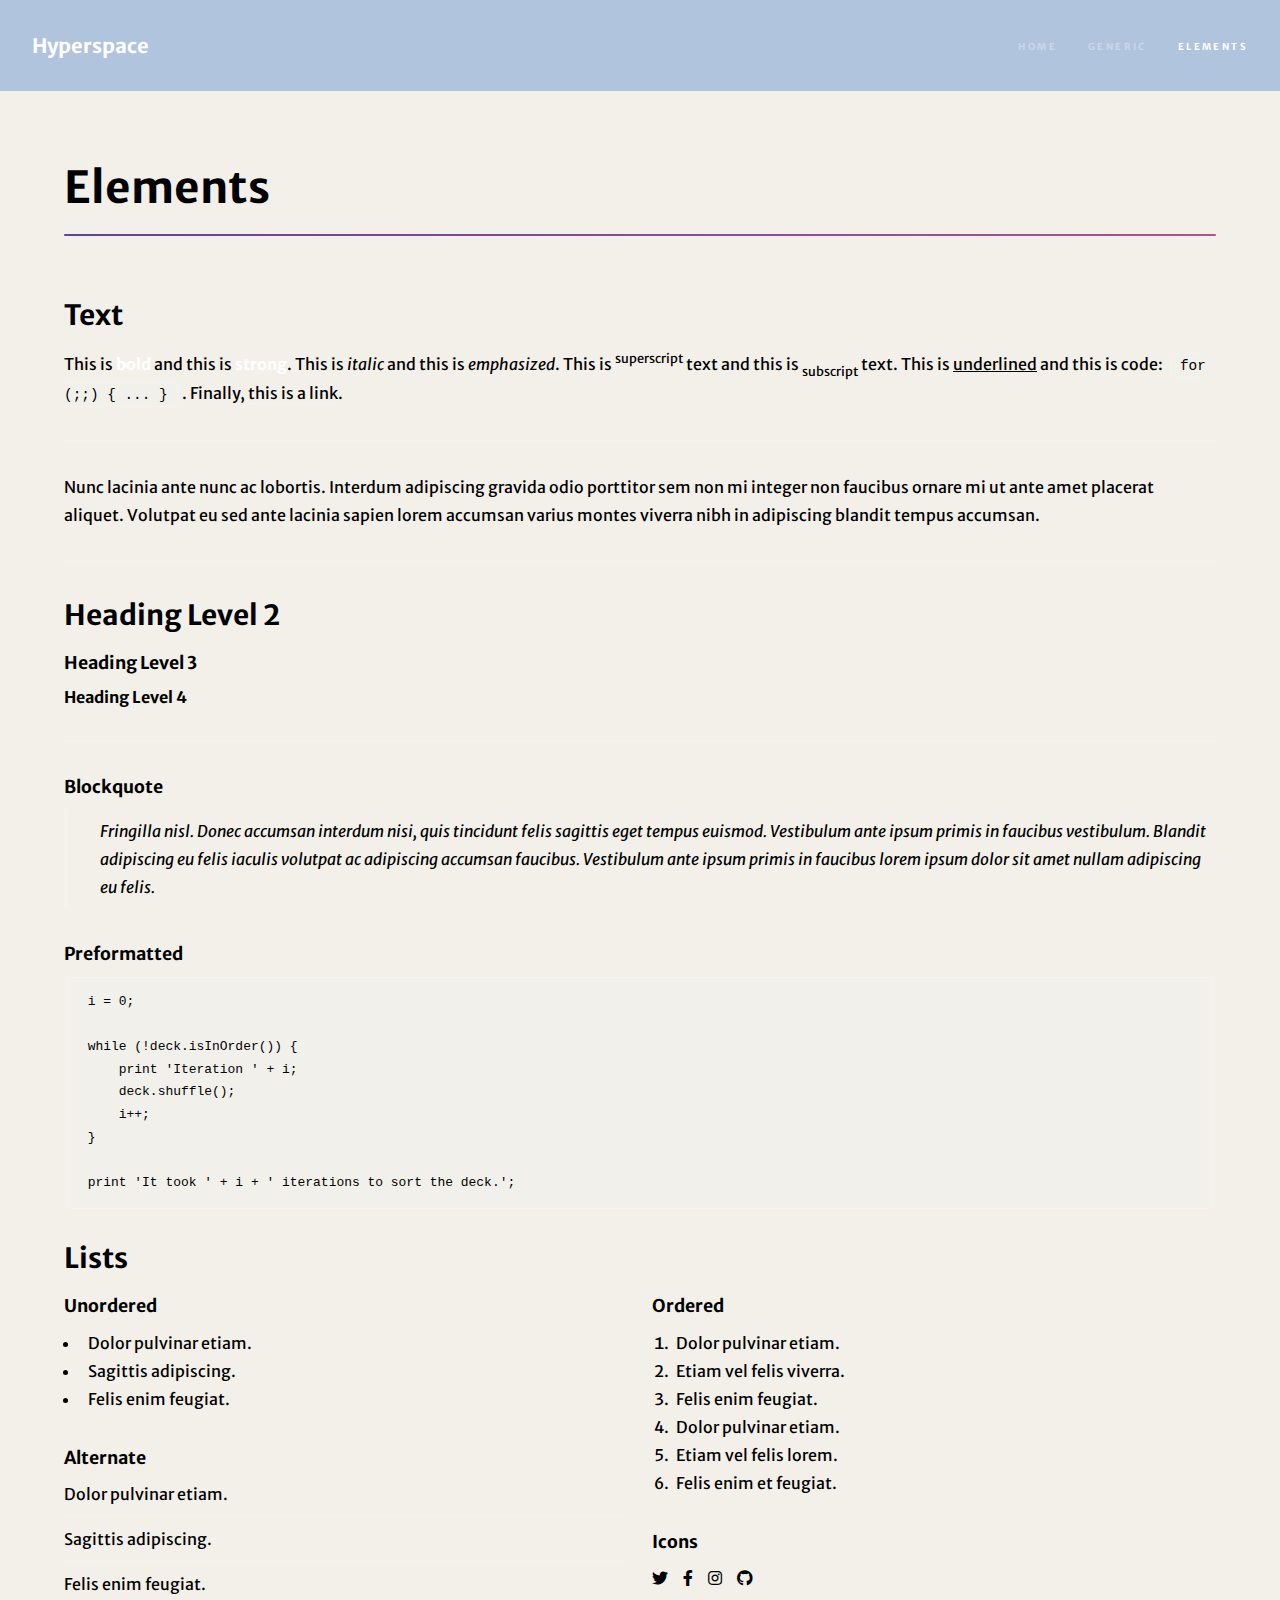
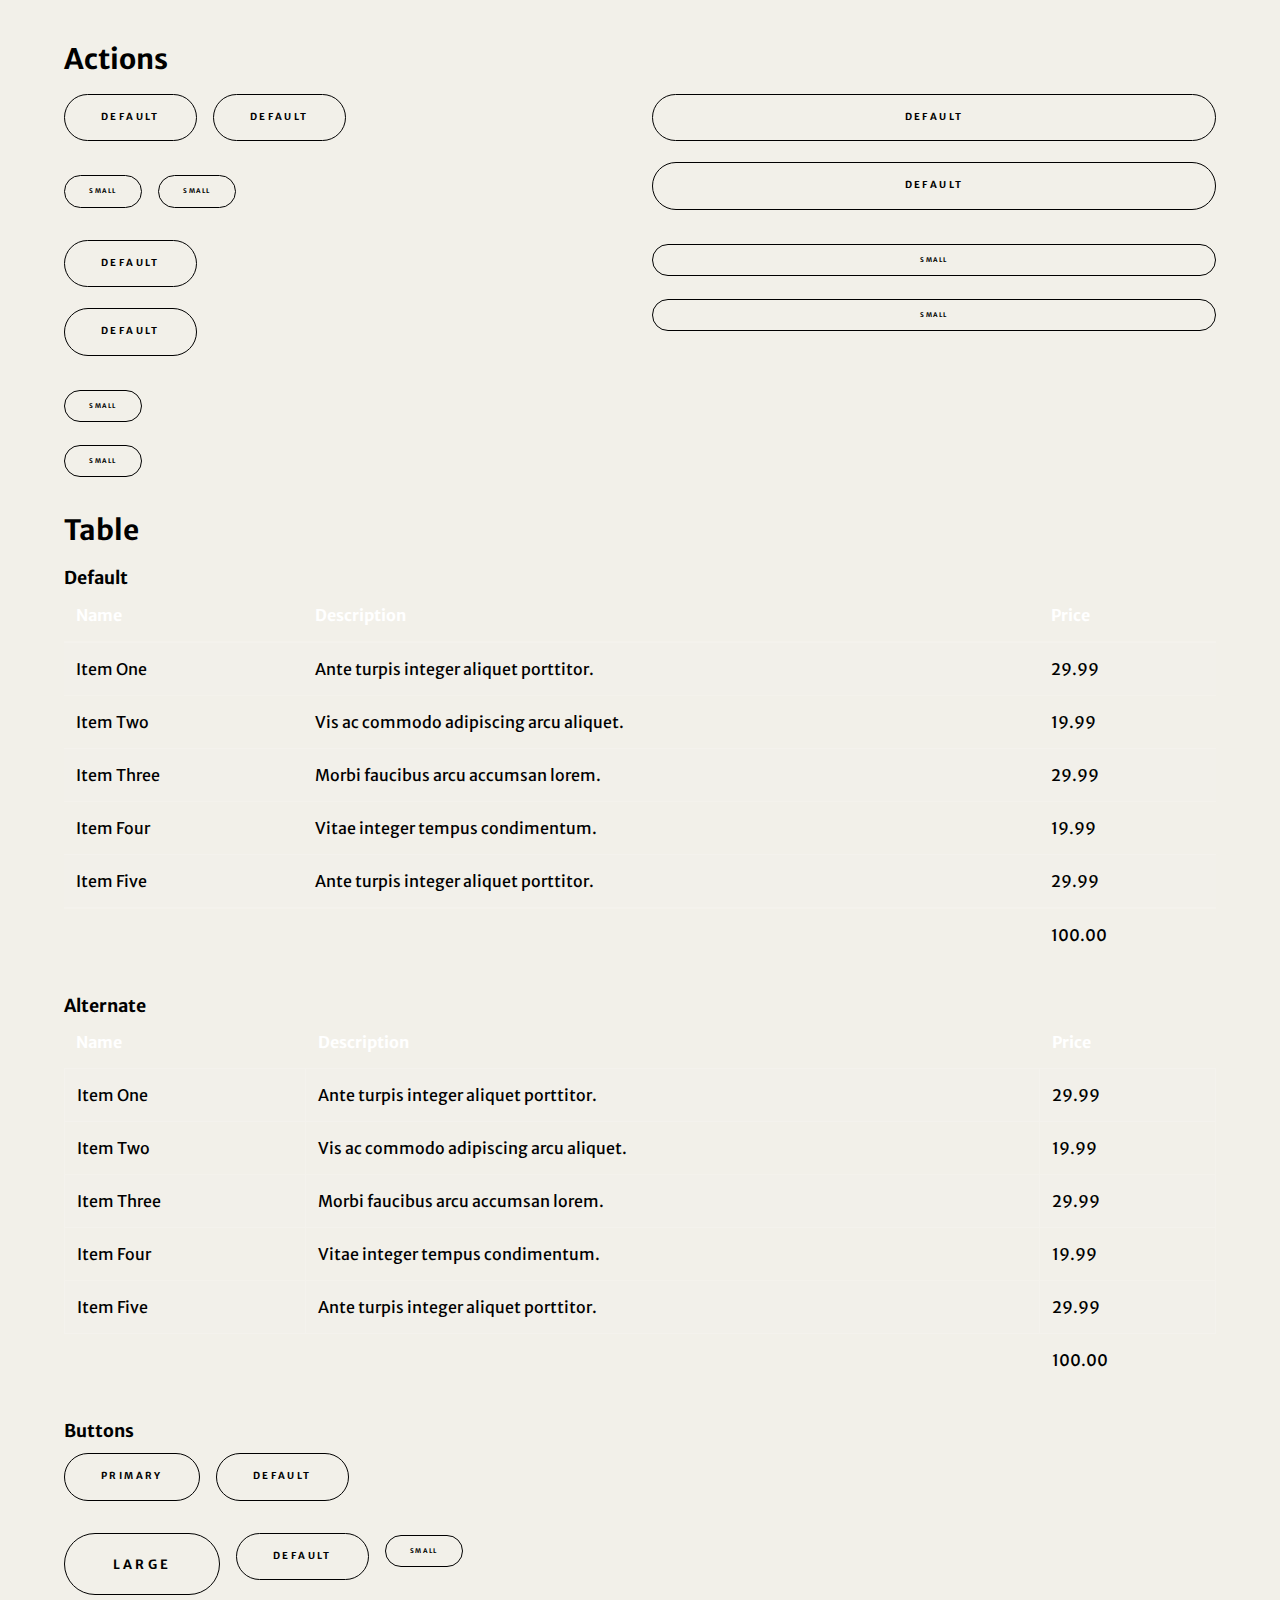
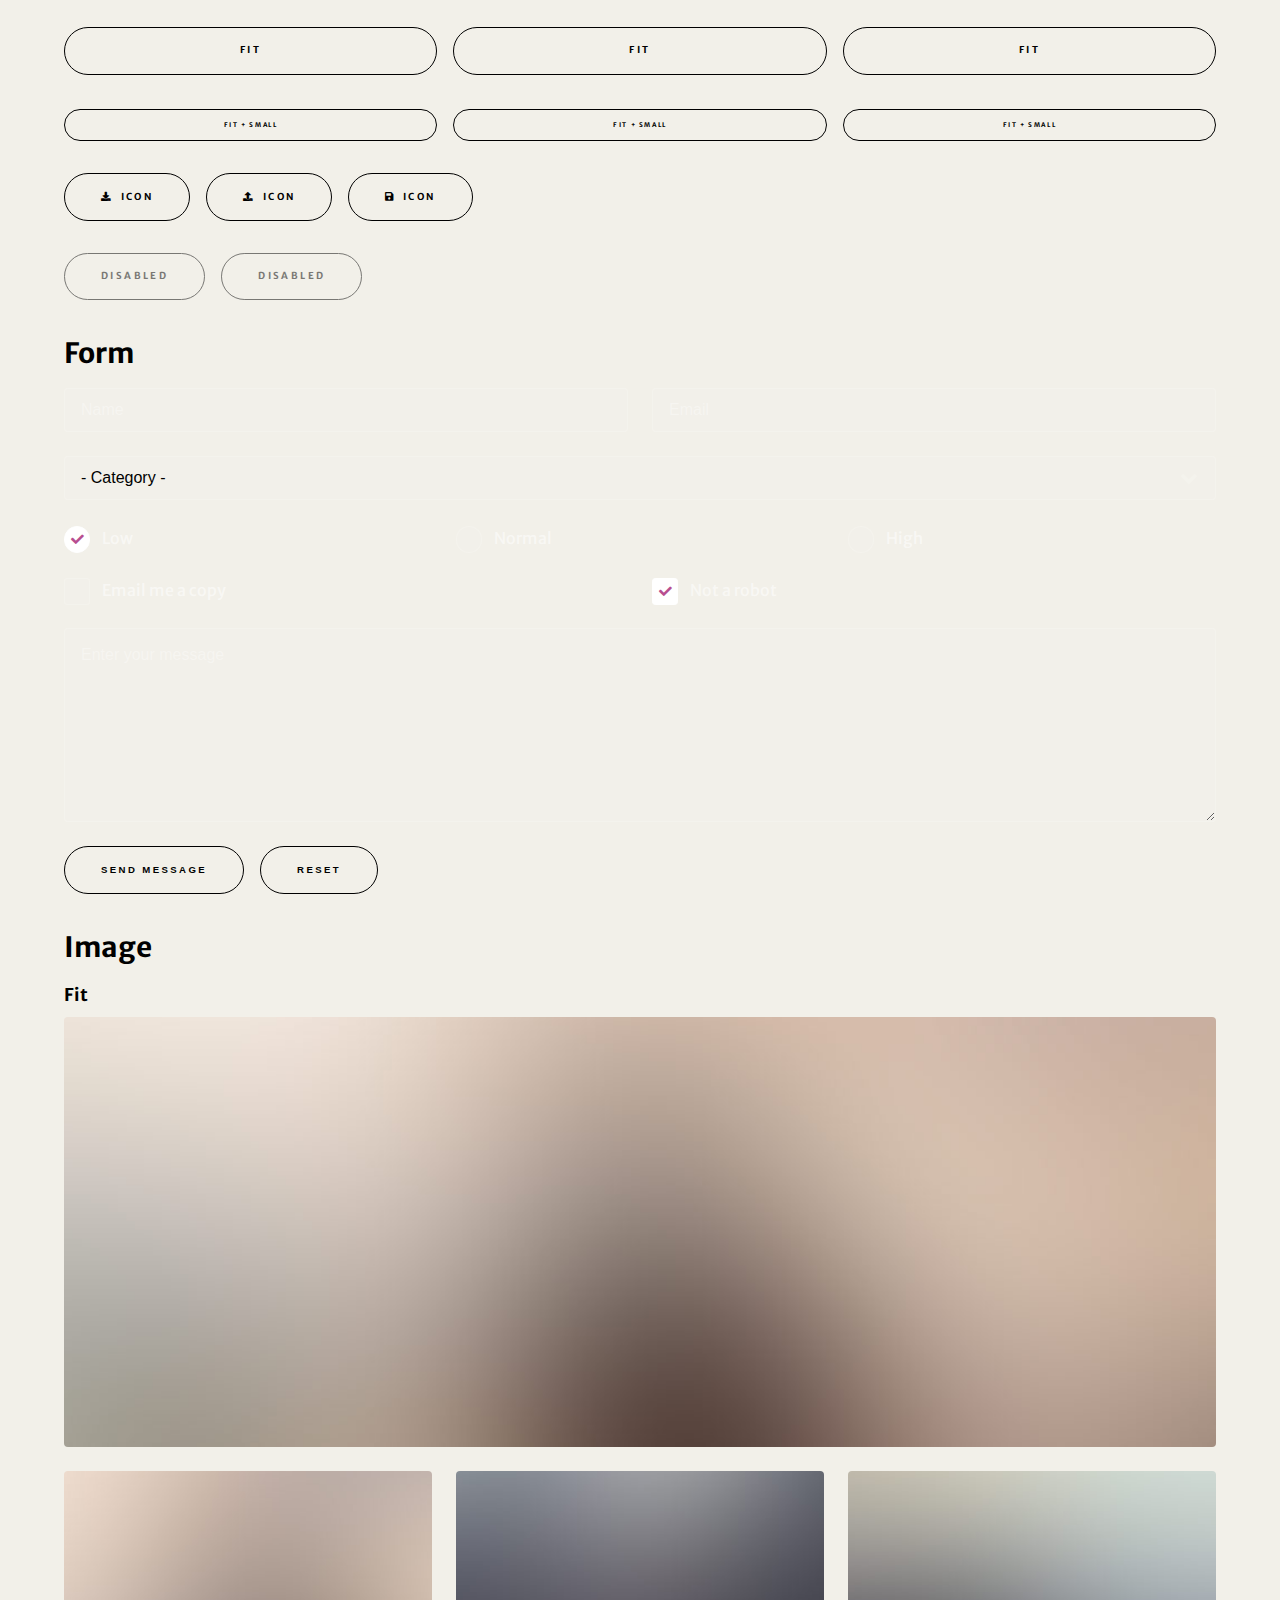
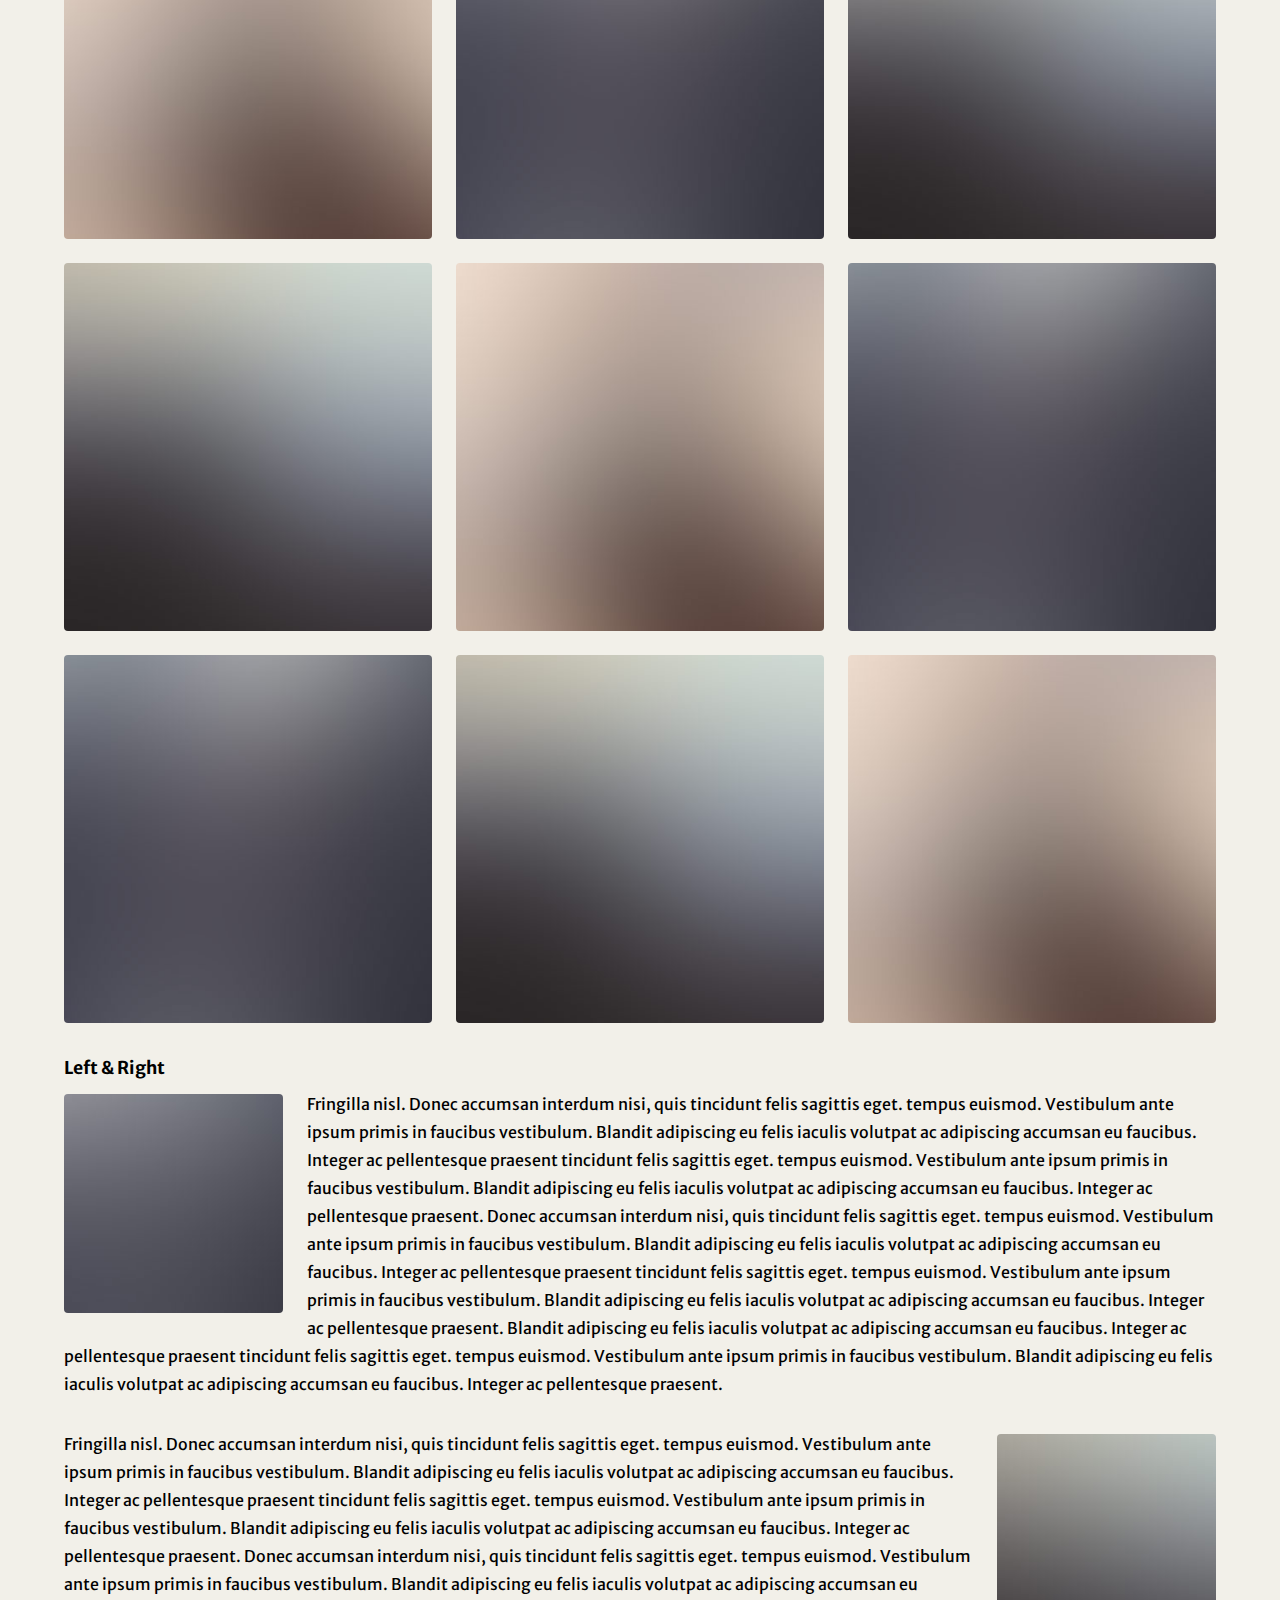
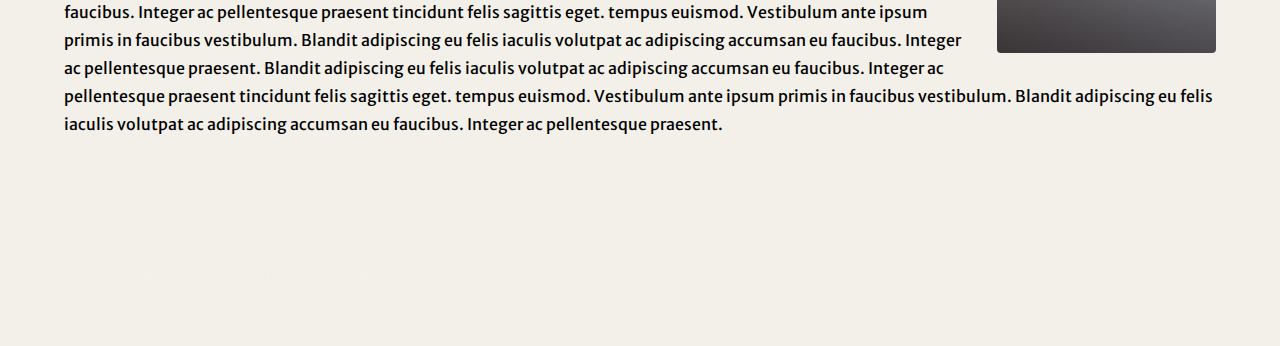
<file: elements.html>
<!DOCTYPE HTML>
<!--
	Hyperspace by HTML5 UP
	html5up.net | @ajlkn
	Free for personal and commercial use under the CCA 3.0 license (html5up.net/license)
-->
<html>
	<head>
		<title>Elements - Hyperspace by HTML5 UP</title>
		<meta charset="utf-8" />
		<meta name="viewport" content="width=device-width, initial-scale=1, user-scalable=no" />
		<link rel="stylesheet" href="assets/css/main.css" />
		<noscript><link rel="stylesheet" href="assets/css/noscript.css" /></noscript>
	</head>
	<body class="is-preload">

		<!-- Header -->
			<header id="header">
				<a href="index.html" class="title">Hyperspace</a>
				<nav>
					<ul>
						<li><a href="index.html">Home</a></li>
						<li><a href="generic.html">Generic</a></li>
						<li><a href="elements.html"  class="active">Elements</a></li>
					</ul>
				</nav>
			</header>

		<!-- Wrapper -->
			<div id="wrapper">

				<!-- Main -->
					<section id="main" class="wrapper">
						<div class="inner">
							<h1 class="major">Elements</h1>

							<!-- Text -->
								<section>
									<h2>Text</h2>
									<p>This is <b>bold</b> and this is <strong>strong</strong>. This is <i>italic</i> and this is <em>emphasized</em>.
									This is <sup>superscript</sup> text and this is <sub>subscript</sub> text.
									This is <u>underlined</u> and this is code: <code>for (;;) { ... }</code>. Finally, <a href="#">this is a link</a>.</p>
									<hr />
									<p>Nunc lacinia ante nunc ac lobortis. Interdum adipiscing gravida odio porttitor sem non mi integer non faucibus ornare mi ut ante amet placerat aliquet. Volutpat eu sed ante lacinia sapien lorem accumsan varius montes viverra nibh in adipiscing blandit tempus accumsan.</p>
									<hr />
									<h2>Heading Level 2</h2>
									<h3>Heading Level 3</h3>
									<h4>Heading Level 4</h4>
									<hr />
									<h3>Blockquote</h3>
									<blockquote>Fringilla nisl. Donec accumsan interdum nisi, quis tincidunt felis sagittis eget tempus euismod. Vestibulum ante ipsum primis in faucibus vestibulum. Blandit adipiscing eu felis iaculis volutpat ac adipiscing accumsan faucibus. Vestibulum ante ipsum primis in faucibus lorem ipsum dolor sit amet nullam adipiscing eu felis.</blockquote>
									<h3>Preformatted</h3>
									<pre><code>i = 0;

while (!deck.isInOrder()) {
    print 'Iteration ' + i;
    deck.shuffle();
    i++;
}

print 'It took ' + i + ' iterations to sort the deck.';</code></pre>
								</section>

							<!-- Lists -->
								<section>
									<h2>Lists</h2>
									<div class="row">
										<div class="col-6 col-12-medium">
											<h3>Unordered</h3>
											<ul>
												<li>Dolor pulvinar etiam.</li>
												<li>Sagittis adipiscing.</li>
												<li>Felis enim feugiat.</li>
											</ul>
											<h3>Alternate</h3>
											<ul class="alt">
												<li>Dolor pulvinar etiam.</li>
												<li>Sagittis adipiscing.</li>
												<li>Felis enim feugiat.</li>
											</ul>
										</div>
										<div class="col-6 col-12-medium">
											<h3>Ordered</h3>
											<ol>
												<li>Dolor pulvinar etiam.</li>
												<li>Etiam vel felis viverra.</li>
												<li>Felis enim feugiat.</li>
												<li>Dolor pulvinar etiam.</li>
												<li>Etiam vel felis lorem.</li>
												<li>Felis enim et feugiat.</li>
											</ol>
											<h3>Icons</h3>
											<ul class="icons">
												<li><a href="#" class="icon brands fa-twitter"><span class="label">Twitter</span></a></li>
												<li><a href="#" class="icon brands fa-facebook-f"><span class="label">Facebook</span></a></li>
												<li><a href="#" class="icon brands fa-instagram"><span class="label">Instagram</span></a></li>
												<li><a href="#" class="icon brands fa-github"><span class="label">Github</span></a></li>
											</ul>
										</div>
									</div>
									<h2>Actions</h2>
									<div class="row">
										<div class="col-6 col-12-medium">
											<ul class="actions">
												<li><a href="#" class="button primary">Default</a></li>
												<li><a href="#" class="button">Default</a></li>
											</ul>
											<ul class="actions small">
												<li><a href="#" class="button primary small">Small</a></li>
												<li><a href="#" class="button small">Small</a></li>
											</ul>
											<ul class="actions stacked">
												<li><a href="#" class="button primary">Default</a></li>
												<li><a href="#" class="button">Default</a></li>
											</ul>
											<ul class="actions stacked">
												<li><a href="#" class="button primary small">Small</a></li>
												<li><a href="#" class="button small">Small</a></li>
											</ul>
										</div>
										<div class="col-6 col-12-medium">
											<ul class="actions stacked">
												<li><a href="#" class="button primary fit">Default</a></li>
												<li><a href="#" class="button fit">Default</a></li>
											</ul>
											<ul class="actions stacked">
												<li><a href="#" class="button primary small fit">Small</a></li>
												<li><a href="#" class="button small fit">Small</a></li>
											</ul>
										</div>
									</div>
								</section>

							<!-- Table -->
								<section>
									<h2>Table</h2>
									<h3>Default</h3>
									<div class="table-wrapper">
										<table>
											<thead>
												<tr>
													<th>Name</th>
													<th>Description</th>
													<th>Price</th>
												</tr>
											</thead>
											<tbody>
												<tr>
													<td>Item One</td>
													<td>Ante turpis integer aliquet porttitor.</td>
													<td>29.99</td>
												</tr>
												<tr>
													<td>Item Two</td>
													<td>Vis ac commodo adipiscing arcu aliquet.</td>
													<td>19.99</td>
												</tr>
												<tr>
													<td>Item Three</td>
													<td> Morbi faucibus arcu accumsan lorem.</td>
													<td>29.99</td>
												</tr>
												<tr>
													<td>Item Four</td>
													<td>Vitae integer tempus condimentum.</td>
													<td>19.99</td>
												</tr>
												<tr>
													<td>Item Five</td>
													<td>Ante turpis integer aliquet porttitor.</td>
													<td>29.99</td>
												</tr>
											</tbody>
											<tfoot>
												<tr>
													<td colspan="2"></td>
													<td>100.00</td>
												</tr>
											</tfoot>
										</table>
									</div>

									<h3>Alternate</h3>
									<div class="table-wrapper">
										<table class="alt">
											<thead>
												<tr>
													<th>Name</th>
													<th>Description</th>
													<th>Price</th>
												</tr>
											</thead>
											<tbody>
												<tr>
													<td>Item One</td>
													<td>Ante turpis integer aliquet porttitor.</td>
													<td>29.99</td>
												</tr>
												<tr>
													<td>Item Two</td>
													<td>Vis ac commodo adipiscing arcu aliquet.</td>
													<td>19.99</td>
												</tr>
												<tr>
													<td>Item Three</td>
													<td> Morbi faucibus arcu accumsan lorem.</td>
													<td>29.99</td>
												</tr>
												<tr>
													<td>Item Four</td>
													<td>Vitae integer tempus condimentum.</td>
													<td>19.99</td>
												</tr>
												<tr>
													<td>Item Five</td>
													<td>Ante turpis integer aliquet porttitor.</td>
													<td>29.99</td>
												</tr>
											</tbody>
											<tfoot>
												<tr>
													<td colspan="2"></td>
													<td>100.00</td>
												</tr>
											</tfoot>
										</table>
									</div>
								</section>

							<!-- Buttons -->
								<section>
									<h3>Buttons</h3>
									<ul class="actions">
										<li><a href="#" class="button primary">Primary</a></li>
										<li><a href="#" class="button">Default</a></li>
									</ul>
									<ul class="actions">
										<li><a href="#" class="button large">Large</a></li>
										<li><a href="#" class="button">Default</a></li>
										<li><a href="#" class="button small">Small</a></li>
									</ul>
									<ul class="actions fit">
										<li><a href="#" class="button primary fit">Fit</a></li>
										<li><a href="#" class="button fit">Fit</a></li>
										<li><a href="#" class="button fit">Fit</a></li>
									</ul>
									<ul class="actions fit small">
										<li><a href="#" class="button primary fit small">Fit + Small</a></li>
										<li><a href="#" class="button fit small">Fit + Small</a></li>
										<li><a href="#" class="button fit small">Fit + Small</a></li>
									</ul>
									<ul class="actions">
										<li><a href="#" class="button primary icon solid fa-download">Icon</a></li>
										<li><a href="#" class="button icon solid fa-upload">Icon</a></li>
										<li><a href="#" class="button icon solid fa-save">Icon</a></li>
									</ul>
									<ul class="actions">
										<li><span class="button primary disabled">Disabled</span></li>
										<li><span class="button disabled">Disabled</span></li>
									</ul>
								</section>

							<!-- Form -->
								<section>
									<h2>Form</h2>
									<form method="post" action="#">
										<div class="row gtr-uniform">
											<div class="col-6 col-12-xsmall">
												<input type="text" name="demo-name" id="demo-name" value="" placeholder="Name" />
											</div>
											<div class="col-6 col-12-xsmall">
												<input type="email" name="demo-email" id="demo-email" value="" placeholder="Email" />
											</div>
											<div class="col-12">
												<select name="demo-category" id="demo-category">
													<option value="">- Category -</option>
													<option value="1">Manufacturing</option>
													<option value="1">Shipping</option>
													<option value="1">Administration</option>
													<option value="1">Human Resources</option>
												</select>
											</div>
											<div class="col-4 col-12-small">
												<input type="radio" id="demo-priority-low" name="demo-priority" checked>
												<label for="demo-priority-low">Low</label>
											</div>
											<div class="col-4 col-12-small">
												<input type="radio" id="demo-priority-normal" name="demo-priority">
												<label for="demo-priority-normal">Normal</label>
											</div>
											<div class="col-4 col-12-small">
												<input type="radio" id="demo-priority-high" name="demo-priority">
												<label for="demo-priority-high">High</label>
											</div>
											<div class="col-6 col-12-small">
												<input type="checkbox" id="demo-copy" name="demo-copy">
												<label for="demo-copy">Email me a copy</label>
											</div>
											<div class="col-6 col-12-small">
												<input type="checkbox" id="demo-human" name="demo-human" checked>
												<label for="demo-human">Not a robot</label>
											</div>
											<div class="col-12">
												<textarea name="demo-message" id="demo-message" placeholder="Enter your message" rows="6"></textarea>
											</div>
											<div class="col-12">
												<ul class="actions">
													<li><input type="submit" value="Send Message" class="primary" /></li>
													<li><input type="reset" value="Reset" /></li>
												</ul>
											</div>
										</div>
									</form>
								</section>

							<!-- Image -->
								<section>
									<h2>Image</h2>
									<h3>Fit</h3>
									<div class="box alt">
										<div class="row gtr-uniform">
											<div class="col-12"><span class="image fit"><img src="images/pic04.jpg" alt="" /></span></div>
											<div class="col-4"><span class="image fit"><img src="images/pic01.jpg" alt="" /></span></div>
											<div class="col-4"><span class="image fit"><img src="images/pic02.jpg" alt="" /></span></div>
											<div class="col-4"><span class="image fit"><img src="images/pic03.jpg" alt="" /></span></div>
											<div class="col-4"><span class="image fit"><img src="images/pic03.jpg" alt="" /></span></div>
											<div class="col-4"><span class="image fit"><img src="images/pic01.jpg" alt="" /></span></div>
											<div class="col-4"><span class="image fit"><img src="images/pic02.jpg" alt="" /></span></div>
											<div class="col-4"><span class="image fit"><img src="images/pic02.jpg" alt="" /></span></div>
											<div class="col-4"><span class="image fit"><img src="images/pic03.jpg" alt="" /></span></div>
											<div class="col-4"><span class="image fit"><img src="images/pic01.jpg" alt="" /></span></div>
										</div>
									</div>
									<h3>Left &amp; Right</h3>
									<p><span class="image left"><img src="images/pic05.jpg" alt="" /></span>Fringilla nisl. Donec accumsan interdum nisi, quis tincidunt felis sagittis eget. tempus euismod. Vestibulum ante ipsum primis in faucibus vestibulum. Blandit adipiscing eu felis iaculis volutpat ac adipiscing accumsan eu faucibus. Integer ac pellentesque praesent tincidunt felis sagittis eget. tempus euismod. Vestibulum ante ipsum primis in faucibus vestibulum. Blandit adipiscing eu felis iaculis volutpat ac adipiscing accumsan eu faucibus. Integer ac pellentesque praesent. Donec accumsan interdum nisi, quis tincidunt felis sagittis eget. tempus euismod. Vestibulum ante ipsum primis in faucibus vestibulum. Blandit adipiscing eu felis iaculis volutpat ac adipiscing accumsan eu faucibus. Integer ac pellentesque praesent tincidunt felis sagittis eget. tempus euismod. Vestibulum ante ipsum primis in faucibus vestibulum. Blandit adipiscing eu felis iaculis volutpat ac adipiscing accumsan eu faucibus. Integer ac pellentesque praesent. Blandit adipiscing eu felis iaculis volutpat ac adipiscing accumsan eu faucibus. Integer ac pellentesque praesent tincidunt felis sagittis eget. tempus euismod. Vestibulum ante ipsum primis in faucibus vestibulum. Blandit adipiscing eu felis iaculis volutpat ac adipiscing accumsan eu faucibus. Integer ac pellentesque praesent.</p>
									<p><span class="image right"><img src="images/pic06.jpg" alt="" /></span>Fringilla nisl. Donec accumsan interdum nisi, quis tincidunt felis sagittis eget. tempus euismod. Vestibulum ante ipsum primis in faucibus vestibulum. Blandit adipiscing eu felis iaculis volutpat ac adipiscing accumsan eu faucibus. Integer ac pellentesque praesent tincidunt felis sagittis eget. tempus euismod. Vestibulum ante ipsum primis in faucibus vestibulum. Blandit adipiscing eu felis iaculis volutpat ac adipiscing accumsan eu faucibus. Integer ac pellentesque praesent. Donec accumsan interdum nisi, quis tincidunt felis sagittis eget. tempus euismod. Vestibulum ante ipsum primis in faucibus vestibulum. Blandit adipiscing eu felis iaculis volutpat ac adipiscing accumsan eu faucibus. Integer ac pellentesque praesent tincidunt felis sagittis eget. tempus euismod. Vestibulum ante ipsum primis in faucibus vestibulum. Blandit adipiscing eu felis iaculis volutpat ac adipiscing accumsan eu faucibus. Integer ac pellentesque praesent. Blandit adipiscing eu felis iaculis volutpat ac adipiscing accumsan eu faucibus. Integer ac pellentesque praesent tincidunt felis sagittis eget. tempus euismod. Vestibulum ante ipsum primis in faucibus vestibulum. Blandit adipiscing eu felis iaculis volutpat ac adipiscing accumsan eu faucibus. Integer ac pellentesque praesent.</p>
								</section>

						</div>
					</section>

			</div>

		<!-- Footer -->
			<footer id="footer" class="wrapper alt">
				<div class="inner">
					<ul class="menu">
						<li>&copy; Untitled. All rights reserved.</li><li>Design: <a href="http://html5up.net">HTML5 UP</a></li>
					</ul>
				</div>
			</footer>

		<!-- Scripts -->
			<script src="assets/js/jquery.min.js"></script>
			<script src="assets/js/jquery.scrollex.min.js"></script>
			<script src="assets/js/jquery.scrolly.min.js"></script>
			<script src="assets/js/browser.min.js"></script>
			<script src="assets/js/breakpoints.min.js"></script>
			<script src="assets/js/util.js"></script>
			<script src="assets/js/main.js"></script>

	</body>
</html>
</file>
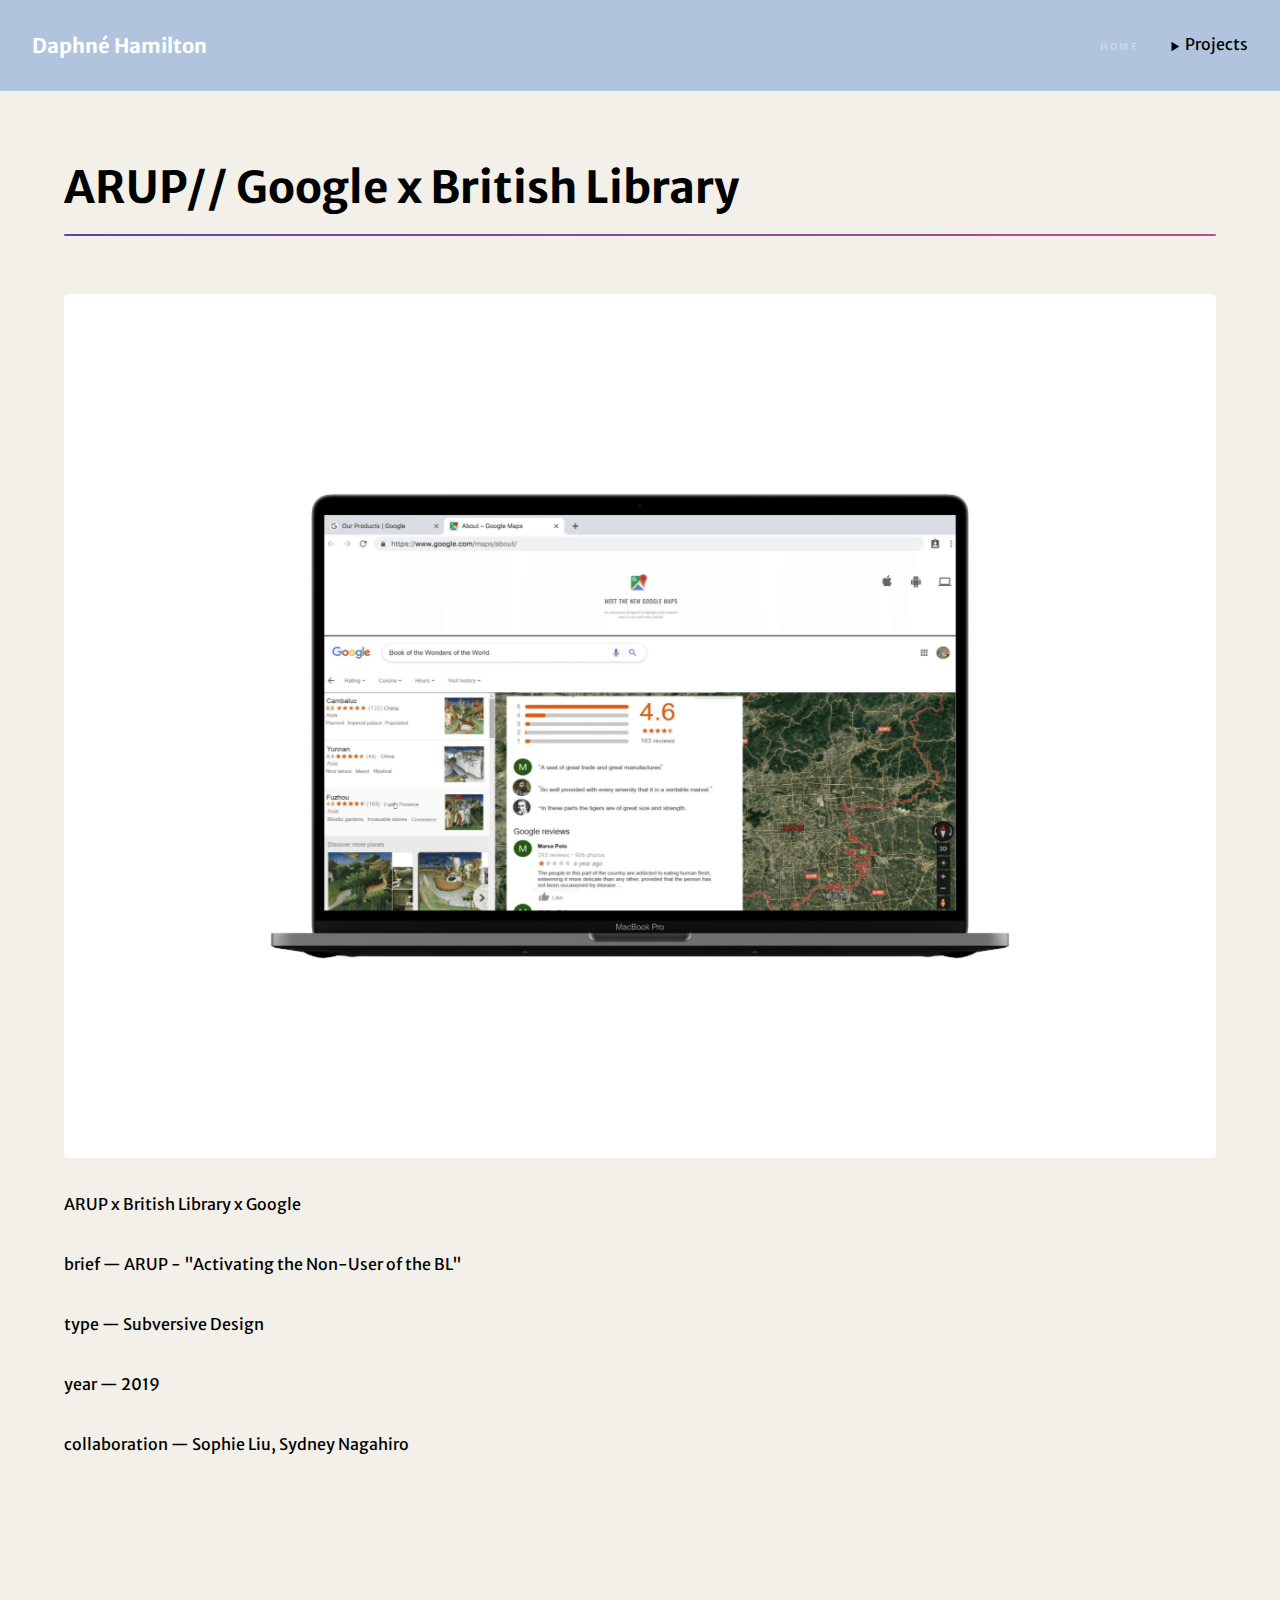
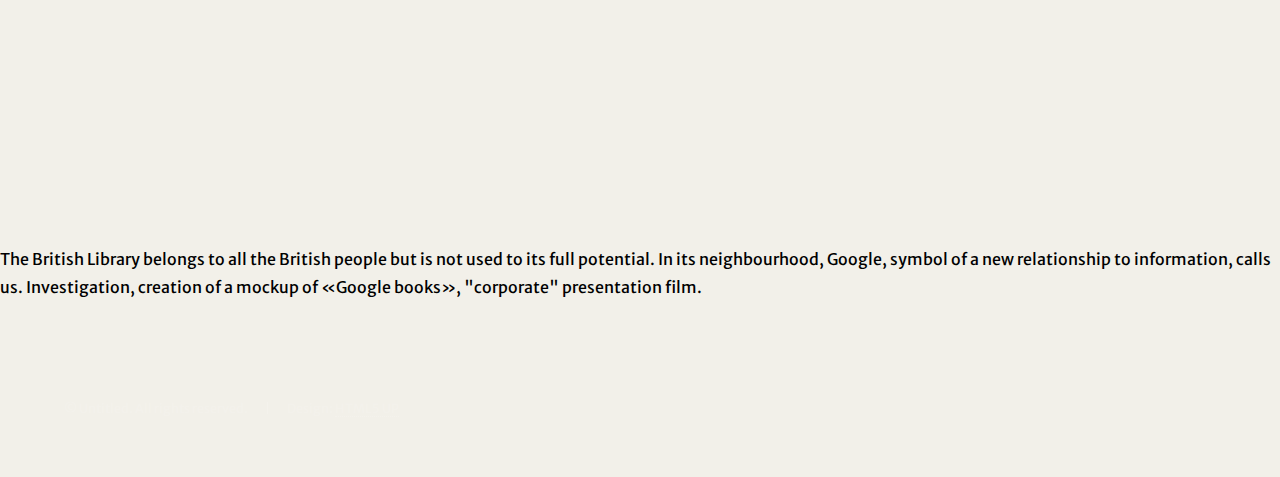
<file: generic_test.html>
<!DOCTYPE HTML>

<html>
	<head>
		<title>ARUP</title>
		<meta charset="utf-8" />
		<meta name="viewport" content="width=device-width, initial-scale=1, user-scalable=no" />
		<link rel="stylesheet" href="assets/css/main.css" />
		<noscript><link rel="stylesheet" href="assets/css/noscript.css" /></noscript>
	</head>
	<body class="is-preload">

		<!-- Header -->
			<header id="header">
				<a href="index.html" class="title">Daphné Hamilton</a>
				<nav>
					<ul>
						<li><a href="index.html">Home</a></li>
						<li><span class="caret">Projects</span>
						<ul class="nested">
							<li><a href="generic_test.html" class="active">Google Library</a></li>
							<li><a href="generic.html" class = "active">Education Paths</a></li>
							<li><a href="project3.html" class = "active">LonDONE</a></li>
						</li>
					</ul>
				</nav>
			</header>

		<!-- Wrapper -->
			<div id="wrapper">

				<!-- Main -->
					<section id="main" class="wrapper">
						<div class="inner">
							<h1 class="major">ARUP// Google x British Library</h1>
							<span class="image fit"><img src="images/laptopmarko.png" alt="a laptop showing an altered version of Google Maps with Marco Polo comments" /></span>
							<!DOCTYPE html>
							<html xmlns="http://www.w3.org/1999/xhtml">
								<head>
									<meta charset="utf-8" />
									<title>portfolio-simple</title>

								</head>
								<body id="portfolio-simple" >
									<div id="_idContainer000" class="Basic-Text-Frame">
										<p class="en_Headings_Heading2" lang="en-US"><span class="CharOverride-1">ARUP x British Library x Google</span></p>
									</div>
									<div id="_idContainer001" class="Basic-Text-Frame">
										<p>brief — ARUP - &quot;Activating the Non-User of the BL&quot;</span></p>
										<p>type — Subversive Design</p>
										<p>year — 2019</p>
										<p>collaboration — Sophie Liu, Sydney Nagahiro</span></p>
										<iframe width="560" height="315" src="https://www.youtube.com/embed/Bcqp1TNriS8" title="YouTube video player" frameborder="0" allow="accelerometer; autoplay; clipboard-write; encrypted-media; gyroscope; picture-in-picture" allowfullscreen></iframe>
									</div>

									</div>
									<div id="_idContainer003" class="Basic-Text-Frame">
										<p class="en_Body-Text_Body-Text-Small"><span class="CharOverride-3">The British Library belongs to all the British people but is not used to its full potential. </span><span class="CharOverride-2">In its neighbourhood, Google, symbol of a new relationship to information, calls us. Investigation, creation of a mockup of «Google books», &quot;corporate&quot; presentation film.</span></p>
									</div>

								</body>
							</html>

						</div>
					</section>

			</div>

		<!-- Footer -->
			<footer id="footer" class="wrapper alt">
				<div class="inner">
					<ul class="menu">
						<li>&copy; Untitled. All rights reserved.</li><li>Design: <a href="http://html5up.net">HTML5 UP</a></li>
					</ul>
				</div>
			</footer>

		<!-- Scripts -->
			<script src="assets/js/jquery.min.js"></script>
			<script src="assets/js/jquery.scrollex.min.js"></script>
			<script src="assets/js/jquery.scrolly.min.js"></script>
			<script src="assets/js/browser.min.js"></script>
			<script src="assets/js/breakpoints.min.js"></script>
			<script src="assets/js/util.js"></script>
			<script src="assets/js/main.js"></script>

	</body>
</html>
</file>
<file: assets/css/noscript.css>
/*
	Hyperspace by HTML5 UP
	html5up.net | @ajlkn
	Free for personal and commercial use under the CCA 3.0 license (html5up.net/license)
*/

/* Spotlights */

	.spotlights > section > .image:before {
		opacity: 0 !important;
	}

	.spotlights > section > .content > .inner {
		-moz-transform: none !important;
		-webkit-transform: none !important;
		-ms-transform: none !important;
		transform: none !important;
		opacity: 1 !important;
	}

/* Wrapper */

	.wrapper > .inner {
		opacity: 1 !important;
		-moz-transform: none !important;
		-webkit-transform: none !important;
		-ms-transform: none !important;
		transform: none !important;
	}

/* Sidebar */

	#sidebar > .inner {
		opacity: 1 !important;
	}

	#sidebar nav > ul > li {
		-moz-transform: none !important;
		-webkit-transform: none !important;
		-ms-transform: none !important;
		transform: none !important;
		opacity: 1 !important;
	}
</file>
<file: assets/css/main.css>
@import url(fontawesome-all.min.css);
@import url('https://fonts.googleapis.com/css2?family=Merriweather+Sans&family=Shippori+Antique+B1&display=swap');

/*
	Hyperspace by HTML5 UP
	html5up.net | @ajlkn
	Free for personal and commercial use under the CCA 3.0 license (html5up.net/license)
*/

html, body, div, span, applet, object,
iframe, h1, h2, h3, h4, h5, h6, p, blockquote,
pre, a, abbr, acronym, address, big, cite,
code, del, dfn, em, img, ins, kbd, q, s, samp,
small, strike, strong, sub, sup, tt, var, b,
u, i, center, dl, dt, dd, ol, ul, li, fieldset, label, legend, table, caption, tbody,
tfoot, thead, tr, th, td, article, aside,
canvas, details, embed, figure, figcaption,
footer, header, hgroup, menu, nav, output, ruby,
section, summary, time, mark, audio, video {
	margin: 0;
	padding: 0;
	border: 0;
	font-size: 100%;
	font-family: 'Merriweather Sans', sans-serif;
	vertical-align: baseline;}

article, aside, details, figcaption, figure,
footer, header, hgroup, menu, nav, section {
	display: block;}

body {
	line-height: 1;
}

ol, ul {
	list-style: none;
}

blockquote, q {
	quotes: none;
}

	blockquote:before, blockquote:after, q:before, q:after {
		content: '';
		content: none;
	}

table {
	border-collapse: collapse;
	border-spacing: 0;
}

body {
	-webkit-text-size-adjust: none;
}

mark {
	background-color: transparent;
	color: inherit;
}

input::-moz-focus-inner {
	border: 0;
	padding: 0;
}

input, select, textarea {
	-moz-appearance: none;
	-webkit-appearance: none;
	-ms-appearance: none;
	appearance: none;
}

/* Basic */

	@-ms-viewport {
		width: device-width;
	}

	body {
		-ms-overflow-style: scrollbar;
	}

	@media screen and (max-width: 480px) {

		html, body {
			min-width: 320px;
		}

	}

	html {
		box-sizing: border-box;
	}

	*, *:before, *:after {
		box-sizing: inherit;
	}

	body {
		background: #f2f0e9;
	}

		body.is-preload *, body.is-preload *:before, body.is-preload *:after {
			-moz-animation: none !important;
			-webkit-animation: none !important;
			-ms-animation: none !important;
			animation: none !important;
			-moz-transition: none !important;
			-webkit-transition: none !important;
			-ms-transition: none !important;
			transition: none !important;
		}

/* Type */

	body, input, select, textarea {
		color: black;
		font-family: Arial, Helvetica, sans-serif;
		font-size: 16.5pt;
		font-weight: normal;
		line-height: 1.75;
	}

		@media screen and (max-width: 1680px) {

			body, input, select, textarea {
				font-size: 13pt;
			}

		}

		@media screen and (max-width: 1280px) {

			body, input, select, textarea {
				font-size: 12pt;
			}

		}

		@media screen and (max-width: 360px) {

			body, input, select, textarea {
				font-size: 11pt;
			}

		}

	a {
		-moz-transition: color 0.2s ease, border-bottom-color 0.2s ease;
		-webkit-transition: color 0.2s ease, border-bottom-color 0.2s ease;
		-ms-transition: color 0.2s ease, border-bottom-color 0.2s ease;
		transition: color 0.2s ease, border-bottom-color 0.2s ease;
		border-bottom: dotted 1px rgba(255, 255, 255, 0.35);
		color: inherit;
		text-decoration: none;
	}

		a:hover {
			border-bottom-color: transparent;
			color: #ffffff;
		}

	strong, b {
		color: #ffffff;
		font-weight: bold;
	}

	em, i {
		font-style: italic;
	}

	p {
		margin: 0 0 2em 0;
	}

	h1, h2, h3, h4, h5, h6 {
		color: black;
		font-weight: bold;
		line-height: 1.5;
		margin: 0 0 0.5em 0;
	}

		h1 a, h2 a, h3 a, h4 a, h5 a, h6 a {
			color: inherit;
			text-decoration: none;
		}

	h1 {
		font-size: 2.75em;
	}

		h1.major {
			margin: 0 0 1.3em 0;
			position: relative;
			padding-bottom: 0.35em;
		}

			h1.major:after {
				color : black;
				background-image: -moz-linear-gradient(to right, #5e42a6, #b74e91);
				background-image: -webkit-linear-gradient(to right, #5e42a6, #b74e91);
				background-image: -ms-linear-gradient(to right, #5e42a6, #b74e91);
				background-image: linear-gradient(to right, #5e42a6, #b74e91);
				-moz-transition: max-width 0.2s ease;
				-webkit-transition: max-width 0.2s ease;
				-ms-transition: max-width 0.2s ease;
				transition: max-width 0.2s ease;
				border-radius: 0.2em;
				bottom: 0;
				content: '';
				height: 0.05em;
				position: absolute;
				right: 0;
				width: 100%;
			}

	h2 {
		font-size: 1.75em;
	}

	h3 {
		font-size: 1.1em;
	}

	h4 {
		font-size: 1em;
	}

	h5 {
		font-size: 0.8em;
	}

	h6 {
		font-size: 0.6em;
	}

	@media screen and (max-width: 736px) {

		h1 {
			font-size: 2em;
		}

		h2 {
			font-size: 1.25em;
		}

		h3 {
			font-size: 1em;
		}

		h4 {
			font-size: 0.8em;
		}

		h5 {
			font-size: 0.6em;
		}

		h6 {
			font-size: 0.6em;
		}

	}

	sub {
		font-size: 0.8em;
		position: relative;
		top: 0.5em;
	}

	sup {
		font-size: 0.8em;
		position: relative;
		top: -0.5em;
	}

	blockquote {
		border-left: solid 4px rgba(255, 255, 255, 0.15);
		font-style: italic;
		margin: 0 0 2em 0;
		padding: 0.5em 0 0.5em 2em;
	}

	code {
		background: rgba(255, 255, 255, 0.05);
		border-radius: 0.25em;
		border: solid 1px rgba(255, 255, 255, 0.15);
		font-family: "Courier New", monospace;
		font-size: 0.9em;
		margin: 0 0.25em;
		padding: 0.25em 0.65em;
	}

	pre {
		-webkit-overflow-scrolling: touch;
		font-family: "Courier New", monospace;
		font-size: 0.9em;
		margin: 0 0 2em 0;
	}

		pre code {
			display: block;
			line-height: 1.75em;
			padding: 1em 1.5em;
			overflow-x: auto;
		}

	hr {
		border: 0;
		border-bottom: solid 1px rgba(255, 255, 255, 0.15);
		margin: 2em 0;
	}

		hr.major {
			margin: 3em 0;
		}

	.align-left {
		text-align: left;
	}

	.align-center {
		text-align: center;
	}

	.align-right {
		text-align: right;
	}

/* Row */

	.row {
		display: flex;
		flex-wrap: wrap;
		box-sizing: border-box;
		align-items: stretch;
	}

		.row > * {
			box-sizing: border-box;
		}

		.row.gtr-uniform > * > :last-child {
			margin-bottom: 0;
		}

		.row.aln-left {
			justify-content: flex-start;
		}

		.row.aln-center {
			justify-content: center;
		}

		.row.aln-right {
			justify-content: flex-end;
		}

		.row.aln-top {
			align-items: flex-start;
		}

		.row.aln-middle {
			align-items: center;
		}

		.row.aln-bottom {
			align-items: flex-end;
		}

		.row > .imp {
			order: -1;
		}

		.row > .col-1 {
			width: 8.33333%;
		}

		.row > .off-1 {
			margin-left: 8.33333%;
		}

		.row > .col-2 {
			width: 16.66667%;
		}

		.row > .off-2 {
			margin-left: 16.66667%;
		}

		.row > .col-3 {
			width: 25%;
		}

		.row > .off-3 {
			margin-left: 25%;
		}

		.row > .col-4 {
			width: 33.33333%;
		}

		.row > .off-4 {
			margin-left: 33.33333%;
		}

		.row > .col-5 {
			width: 41.66667%;
		}

		.row > .off-5 {
			margin-left: 41.66667%;
		}

		.row > .col-6 {
			width: 50%;
		}

		.row > .off-6 {
			margin-left: 50%;
		}

		.row > .col-7 {
			width: 58.33333%;
		}

		.row > .off-7 {
			margin-left: 58.33333%;
		}

		.row > .col-8 {
			width: 66.66667%;
		}

		.row > .off-8 {
			margin-left: 66.66667%;
		}

		.row > .col-9 {
			width: 75%;
		}

		.row > .off-9 {
			margin-left: 75%;
		}

		.row > .col-10 {
			width: 83.33333%;
		}

		.row > .off-10 {
			margin-left: 83.33333%;
		}

		.row > .col-11 {
			width: 91.66667%;
		}

		.row > .off-11 {
			margin-left: 91.66667%;
		}

		.row > .col-12 {
			width: 100%;
		}

		.row > .off-12 {
			margin-left: 100%;
		}

		.row.gtr-0 {
			margin-top: 0;
			margin-left: 0em;
		}

			.row.gtr-0 > * {
				padding: 0 0 0 0em;
			}

			.row.gtr-0.gtr-uniform {
				margin-top: 0em;
			}

				.row.gtr-0.gtr-uniform > * {
					padding-top: 0em;
				}

		.row.gtr-25 {
			margin-top: 0;
			margin-left: -0.375em;
		}

			.row.gtr-25 > * {
				padding: 0 0 0 0.375em;
			}

			.row.gtr-25.gtr-uniform {
				margin-top: -0.375em;
			}

				.row.gtr-25.gtr-uniform > * {
					padding-top: 0.375em;
				}

		.row.gtr-50 {
			margin-top: 0;
			margin-left: -0.75em;
		}

			.row.gtr-50 > * {
				padding: 0 0 0 0.75em;
			}

			.row.gtr-50.gtr-uniform {
				margin-top: -0.75em;
			}

				.row.gtr-50.gtr-uniform > * {
					padding-top: 0.75em;
				}

		.row {
			margin-top: 0;
			margin-left: -1.5em;
		}

			.row > * {
				padding: 0 0 0 1.5em;
			}

			.row.gtr-uniform {
				margin-top: -1.5em;
			}

				.row.gtr-uniform > * {
					padding-top: 1.5em;
				}

		.row.gtr-150 {
			margin-top: 0;
			margin-left: -2.25em;
		}

			.row.gtr-150 > * {
				padding: 0 0 0 2.25em;
			}

			.row.gtr-150.gtr-uniform {
				margin-top: -2.25em;
			}

				.row.gtr-150.gtr-uniform > * {
					padding-top: 2.25em;
				}

		.row.gtr-200 {
			margin-top: 0;
			margin-left: -3em;
		}

			.row.gtr-200 > * {
				padding: 0 0 0 3em;
			}

			.row.gtr-200.gtr-uniform {
				margin-top: -3em;
			}

				.row.gtr-200.gtr-uniform > * {
					padding-top: 3em;
				}

		@media screen and (max-width: 1680px) {

			.row {
				display: flex;
				flex-wrap: wrap;
				box-sizing: border-box;
				align-items: stretch;
			}

				.row > * {
					box-sizing: border-box;
				}

				.row.gtr-uniform > * > :last-child {
					margin-bottom: 0;
				}

				.row.aln-left {
					justify-content: flex-start;
				}

				.row.aln-center {
					justify-content: center;
				}

				.row.aln-right {
					justify-content: flex-end;
				}

				.row.aln-top {
					align-items: flex-start;
				}

				.row.aln-middle {
					align-items: center;
				}

				.row.aln-bottom {
					align-items: flex-end;
				}

				.row > .imp-xlarge {
					order: -1;
				}

				.row > .col-1-xlarge {
					width: 8.33333%;
				}

				.row > .off-1-xlarge {
					margin-left: 8.33333%;
				}

				.row > .col-2-xlarge {
					width: 16.66667%;
				}

				.row > .off-2-xlarge {
					margin-left: 16.66667%;
				}

				.row > .col-3-xlarge {
					width: 25%;
				}

				.row > .off-3-xlarge {
					margin-left: 25%;
				}

				.row > .col-4-xlarge {
					width: 33.33333%;
				}

				.row > .off-4-xlarge {
					margin-left: 33.33333%;
				}

				.row > .col-5-xlarge {
					width: 41.66667%;
				}

				.row > .off-5-xlarge {
					margin-left: 41.66667%;
				}

				.row > .col-6-xlarge {
					width: 50%;
				}

				.row > .off-6-xlarge {
					margin-left: 50%;
				}

				.row > .col-7-xlarge {
					width: 58.33333%;
				}

				.row > .off-7-xlarge {
					margin-left: 58.33333%;
				}

				.row > .col-8-xlarge {
					width: 66.66667%;
				}

				.row > .off-8-xlarge {
					margin-left: 66.66667%;
				}

				.row > .col-9-xlarge {
					width: 75%;
				}

				.row > .off-9-xlarge {
					margin-left: 75%;
				}

				.row > .col-10-xlarge {
					width: 83.33333%;
				}

				.row > .off-10-xlarge {
					margin-left: 83.33333%;
				}

				.row > .col-11-xlarge {
					width: 91.66667%;
				}

				.row > .off-11-xlarge {
					margin-left: 91.66667%;
				}

				.row > .col-12-xlarge {
					width: 100%;
				}

				.row > .off-12-xlarge {
					margin-left: 100%;
				}

				.row.gtr-0 {
					margin-top: 0;
					margin-left: 0em;
				}

					.row.gtr-0 > * {
						padding: 0 0 0 0em;
					}

					.row.gtr-0.gtr-uniform {
						margin-top: 0em;
					}

						.row.gtr-0.gtr-uniform > * {
							padding-top: 0em;
						}

				.row.gtr-25 {
					margin-top: 0;
					margin-left: -0.375em;
				}

					.row.gtr-25 > * {
						padding: 0 0 0 0.375em;
					}

					.row.gtr-25.gtr-uniform {
						margin-top: -0.375em;
					}

						.row.gtr-25.gtr-uniform > * {
							padding-top: 0.375em;
						}

				.row.gtr-50 {
					margin-top: 0;
					margin-left: -0.75em;
				}

					.row.gtr-50 > * {
						padding: 0 0 0 0.75em;
					}

					.row.gtr-50.gtr-uniform {
						margin-top: -0.75em;
					}

						.row.gtr-50.gtr-uniform > * {
							padding-top: 0.75em;
						}

				.row {
					margin-top: 0;
					margin-left: -1.5em;
				}

					.row > * {
						padding: 0 0 0 1.5em;
					}

					.row.gtr-uniform {
						margin-top: -1.5em;
					}

						.row.gtr-uniform > * {
							padding-top: 1.5em;
						}

				.row.gtr-150 {
					margin-top: 0;
					margin-left: -2.25em;
				}

					.row.gtr-150 > * {
						padding: 0 0 0 2.25em;
					}

					.row.gtr-150.gtr-uniform {
						margin-top: -2.25em;
					}

						.row.gtr-150.gtr-uniform > * {
							padding-top: 2.25em;
						}

				.row.gtr-200 {
					margin-top: 0;
					margin-left: -3em;
				}

					.row.gtr-200 > * {
						padding: 0 0 0 3em;
					}

					.row.gtr-200.gtr-uniform {
						margin-top: -3em;
					}

						.row.gtr-200.gtr-uniform > * {
							padding-top: 3em;
						}

		}

		@media screen and (max-width: 1280px) {

			.row {
				display: flex;
				flex-wrap: wrap;
				box-sizing: border-box;
				align-items: stretch;
			}

				.row > * {
					box-sizing: border-box;
				}

				.row.gtr-uniform > * > :last-child {
					margin-bottom: 0;
				}

				.row.aln-left {
					justify-content: flex-start;
				}

				.row.aln-center {
					justify-content: center;
				}

				.row.aln-right {
					justify-content: flex-end;
				}

				.row.aln-top {
					align-items: flex-start;
				}

				.row.aln-middle {
					align-items: center;
				}

				.row.aln-bottom {
					align-items: flex-end;
				}

				.row > .imp-large {
					order: -1;
				}

				.row > .col-1-large {
					width: 8.33333%;
				}

				.row > .off-1-large {
					margin-left: 8.33333%;
				}

				.row > .col-2-large {
					width: 16.66667%;
				}

				.row > .off-2-large {
					margin-left: 16.66667%;
				}

				.row > .col-3-large {
					width: 25%;
				}

				.row > .off-3-large {
					margin-left: 25%;
				}

				.row > .col-4-large {
					width: 33.33333%;
				}

				.row > .off-4-large {
					margin-left: 33.33333%;
				}

				.row > .col-5-large {
					width: 41.66667%;
				}

				.row > .off-5-large {
					margin-left: 41.66667%;
				}

				.row > .col-6-large {
					width: 50%;
				}

				.row > .off-6-large {
					margin-left: 50%;
				}

				.row > .col-7-large {
					width: 58.33333%;
				}

				.row > .off-7-large {
					margin-left: 58.33333%;
				}

				.row > .col-8-large {
					width: 66.66667%;
				}

				.row > .off-8-large {
					margin-left: 66.66667%;
				}

				.row > .col-9-large {
					width: 75%;
				}

				.row > .off-9-large {
					margin-left: 75%;
				}

				.row > .col-10-large {
					width: 83.33333%;
				}

				.row > .off-10-large {
					margin-left: 83.33333%;
				}

				.row > .col-11-large {
					width: 91.66667%;
				}

				.row > .off-11-large {
					margin-left: 91.66667%;
				}

				.row > .col-12-large {
					width: 100%;
				}

				.row > .off-12-large {
					margin-left: 100%;
				}

				.row.gtr-0 {
					margin-top: 0;
					margin-left: 0em;
				}

					.row.gtr-0 > * {
						padding: 0 0 0 0em;
					}

					.row.gtr-0.gtr-uniform {
						margin-top: 0em;
					}

						.row.gtr-0.gtr-uniform > * {
							padding-top: 0em;
						}

				.row.gtr-25 {
					margin-top: 0;
					margin-left: -0.375em;
				}

					.row.gtr-25 > * {
						padding: 0 0 0 0.375em;
					}

					.row.gtr-25.gtr-uniform {
						margin-top: -0.375em;
					}

						.row.gtr-25.gtr-uniform > * {
							padding-top: 0.375em;
						}

				.row.gtr-50 {
					margin-top: 0;
					margin-left: -0.75em;
				}

					.row.gtr-50 > * {
						padding: 0 0 0 0.75em;
					}

					.row.gtr-50.gtr-uniform {
						margin-top: -0.75em;
					}

						.row.gtr-50.gtr-uniform > * {
							padding-top: 0.75em;
						}

				.row {
					margin-top: 0;
					margin-left: -1.5em;
				}

					.row > * {
						padding: 0 0 0 1.5em;
					}

					.row.gtr-uniform {
						margin-top: -1.5em;
					}

						.row.gtr-uniform > * {
							padding-top: 1.5em;
						}

				.row.gtr-150 {
					margin-top: 0;
					margin-left: -2.25em;
				}

					.row.gtr-150 > * {
						padding: 0 0 0 2.25em;
					}

					.row.gtr-150.gtr-uniform {
						margin-top: -2.25em;
					}

						.row.gtr-150.gtr-uniform > * {
							padding-top: 2.25em;
						}

				.row.gtr-200 {
					margin-top: 0;
					margin-left: -3em;
				}

					.row.gtr-200 > * {
						padding: 0 0 0 3em;
					}

					.row.gtr-200.gtr-uniform {
						margin-top: -3em;
					}

						.row.gtr-200.gtr-uniform > * {
							padding-top: 3em;
						}

		}

		@media screen and (max-width: 980px) {

			.row {
				display: flex;
				flex-wrap: wrap;
				box-sizing: border-box;
				align-items: stretch;
			}

				.row > * {
					box-sizing: border-box;
				}

				.row.gtr-uniform > * > :last-child {
					margin-bottom: 0;
				}

				.row.aln-left {
					justify-content: flex-start;
				}

				.row.aln-center {
					justify-content: center;
				}

				.row.aln-right {
					justify-content: flex-end;
				}

				.row.aln-top {
					align-items: flex-start;
				}

				.row.aln-middle {
					align-items: center;
				}

				.row.aln-bottom {
					align-items: flex-end;
				}

				.row > .imp-medium {
					order: -1;
				}

				.row > .col-1-medium {
					width: 8.33333%;
				}

				.row > .off-1-medium {
					margin-left: 8.33333%;
				}

				.row > .col-2-medium {
					width: 16.66667%;
				}

				.row > .off-2-medium {
					margin-left: 16.66667%;
				}

				.row > .col-3-medium {
					width: 25%;
				}

				.row > .off-3-medium {
					margin-left: 25%;
				}

				.row > .col-4-medium {
					width: 33.33333%;
				}

				.row > .off-4-medium {
					margin-left: 33.33333%;
				}

				.row > .col-5-medium {
					width: 41.66667%;
				}

				.row > .off-5-medium {
					margin-left: 41.66667%;
				}

				.row > .col-6-medium {
					width: 50%;
				}

				.row > .off-6-medium {
					margin-left: 50%;
				}

				.row > .col-7-medium {
					width: 58.33333%;
				}

				.row > .off-7-medium {
					margin-left: 58.33333%;
				}

				.row > .col-8-medium {
					width: 66.66667%;
				}

				.row > .off-8-medium {
					margin-left: 66.66667%;
				}

				.row > .col-9-medium {
					width: 75%;
				}

				.row > .off-9-medium {
					margin-left: 75%;
				}

				.row > .col-10-medium {
					width: 83.33333%;
				}

				.row > .off-10-medium {
					margin-left: 83.33333%;
				}

				.row > .col-11-medium {
					width: 91.66667%;
				}

				.row > .off-11-medium {
					margin-left: 91.66667%;
				}

				.row > .col-12-medium {
					width: 100%;
				}

				.row > .off-12-medium {
					margin-left: 100%;
				}

				.row.gtr-0 {
					margin-top: 0;
					margin-left: 0em;
				}

					.row.gtr-0 > * {
						padding: 0 0 0 0em;
					}

					.row.gtr-0.gtr-uniform {
						margin-top: 0em;
					}

						.row.gtr-0.gtr-uniform > * {
							padding-top: 0em;
						}

				.row.gtr-25 {
					margin-top: 0;
					margin-left: -0.375em;
				}

					.row.gtr-25 > * {
						padding: 0 0 0 0.375em;
					}

					.row.gtr-25.gtr-uniform {
						margin-top: -0.375em;
					}

						.row.gtr-25.gtr-uniform > * {
							padding-top: 0.375em;
						}

				.row.gtr-50 {
					margin-top: 0;
					margin-left: -0.75em;
				}

					.row.gtr-50 > * {
						padding: 0 0 0 0.75em;
					}

					.row.gtr-50.gtr-uniform {
						margin-top: -0.75em;
					}

						.row.gtr-50.gtr-uniform > * {
							padding-top: 0.75em;
						}

				.row {
					margin-top: 0;
					margin-left: -1.5em;
				}

					.row > * {
						padding: 0 0 0 1.5em;
					}

					.row.gtr-uniform {
						margin-top: -1.5em;
					}

						.row.gtr-uniform > * {
							padding-top: 1.5em;
						}

				.row.gtr-150 {
					margin-top: 0;
					margin-left: -2.25em;
				}

					.row.gtr-150 > * {
						padding: 0 0 0 2.25em;
					}

					.row.gtr-150.gtr-uniform {
						margin-top: -2.25em;
					}

						.row.gtr-150.gtr-uniform > * {
							padding-top: 2.25em;
						}

				.row.gtr-200 {
					margin-top: 0;
					margin-left: -3em;
				}

					.row.gtr-200 > * {
						padding: 0 0 0 3em;
					}

					.row.gtr-200.gtr-uniform {
						margin-top: -3em;
					}

						.row.gtr-200.gtr-uniform > * {
							padding-top: 3em;
						}

		}

		@media screen and (max-width: 736px) {

			.row {
				display: flex;
				flex-wrap: wrap;
				box-sizing: border-box;
				align-items: stretch;
			}

				.row > * {
					box-sizing: border-box;
				}

				.row.gtr-uniform > * > :last-child {
					margin-bottom: 0;
				}

				.row.aln-left {
					justify-content: flex-start;
				}

				.row.aln-center {
					justify-content: center;
				}

				.row.aln-right {
					justify-content: flex-end;
				}

				.row.aln-top {
					align-items: flex-start;
				}

				.row.aln-middle {
					align-items: center;
				}

				.row.aln-bottom {
					align-items: flex-end;
				}

				.row > .imp-small {
					order: -1;
				}

				.row > .col-1-small {
					width: 8.33333%;
				}

				.row > .off-1-small {
					margin-left: 8.33333%;
				}

				.row > .col-2-small {
					width: 16.66667%;
				}

				.row > .off-2-small {
					margin-left: 16.66667%;
				}

				.row > .col-3-small {
					width: 25%;
				}

				.row > .off-3-small {
					margin-left: 25%;
				}

				.row > .col-4-small {
					width: 33.33333%;
				}

				.row > .off-4-small {
					margin-left: 33.33333%;
				}

				.row > .col-5-small {
					width: 41.66667%;
				}

				.row > .off-5-small {
					margin-left: 41.66667%;
				}

				.row > .col-6-small {
					width: 50%;
				}

				.row > .off-6-small {
					margin-left: 50%;
				}

				.row > .col-7-small {
					width: 58.33333%;
				}

				.row > .off-7-small {
					margin-left: 58.33333%;
				}

				.row > .col-8-small {
					width: 66.66667%;
				}

				.row > .off-8-small {
					margin-left: 66.66667%;
				}

				.row > .col-9-small {
					width: 75%;
				}

				.row > .off-9-small {
					margin-left: 75%;
				}

				.row > .col-10-small {
					width: 83.33333%;
				}

				.row > .off-10-small {
					margin-left: 83.33333%;
				}

				.row > .col-11-small {
					width: 91.66667%;
				}

				.row > .off-11-small {
					margin-left: 91.66667%;
				}

				.row > .col-12-small {
					width: 100%;
				}

				.row > .off-12-small {
					margin-left: 100%;
				}

				.row.gtr-0 {
					margin-top: 0;
					margin-left: 0em;
				}

					.row.gtr-0 > * {
						padding: 0 0 0 0em;
					}

					.row.gtr-0.gtr-uniform {
						margin-top: 0em;
					}

						.row.gtr-0.gtr-uniform > * {
							padding-top: 0em;
						}

				.row.gtr-25 {
					margin-top: 0;
					margin-left: -0.375em;
				}

					.row.gtr-25 > * {
						padding: 0 0 0 0.375em;
					}

					.row.gtr-25.gtr-uniform {
						margin-top: -0.375em;
					}

						.row.gtr-25.gtr-uniform > * {
							padding-top: 0.375em;
						}

				.row.gtr-50 {
					margin-top: 0;
					margin-left: -0.75em;
				}

					.row.gtr-50 > * {
						padding: 0 0 0 0.75em;
					}

					.row.gtr-50.gtr-uniform {
						margin-top: -0.75em;
					}

						.row.gtr-50.gtr-uniform > * {
							padding-top: 0.75em;
						}

				.row {
					margin-top: 0;
					margin-left: -1.5em;
				}

					.row > * {
						padding: 0 0 0 1.5em;
					}

					.row.gtr-uniform {
						margin-top: -1.5em;
					}

						.row.gtr-uniform > * {
							padding-top: 1.5em;
						}

				.row.gtr-150 {
					margin-top: 0;
					margin-left: -2.25em;
				}

					.row.gtr-150 > * {
						padding: 0 0 0 2.25em;
					}

					.row.gtr-150.gtr-uniform {
						margin-top: -2.25em;
					}

						.row.gtr-150.gtr-uniform > * {
							padding-top: 2.25em;
						}

				.row.gtr-200 {
					margin-top: 0;
					margin-left: -3em;
				}

					.row.gtr-200 > * {
						padding: 0 0 0 3em;
					}

					.row.gtr-200.gtr-uniform {
						margin-top: -3em;
					}

						.row.gtr-200.gtr-uniform > * {
							padding-top: 3em;
						}

		}

		@media screen and (max-width: 480px) {

			.row {
				display: flex;
				flex-wrap: wrap;
				box-sizing: border-box;
				align-items: stretch;
			}

				.row > * {
					box-sizing: border-box;
				}

				.row.gtr-uniform > * > :last-child {
					margin-bottom: 0;
				}

				.row.aln-left {
					justify-content: flex-start;
				}

				.row.aln-center {
					justify-content: center;
				}

				.row.aln-right {
					justify-content: flex-end;
				}

				.row.aln-top {
					align-items: flex-start;
				}

				.row.aln-middle {
					align-items: center;
				}

				.row.aln-bottom {
					align-items: flex-end;
				}

				.row > .imp-xsmall {
					order: -1;
				}

				.row > .col-1-xsmall {
					width: 8.33333%;
				}

				.row > .off-1-xsmall {
					margin-left: 8.33333%;
				}

				.row > .col-2-xsmall {
					width: 16.66667%;
				}

				.row > .off-2-xsmall {
					margin-left: 16.66667%;
				}

				.row > .col-3-xsmall {
					width: 25%;
				}

				.row > .off-3-xsmall {
					margin-left: 25%;
				}

				.row > .col-4-xsmall {
					width: 33.33333%;
				}

				.row > .off-4-xsmall {
					margin-left: 33.33333%;
				}

				.row > .col-5-xsmall {
					width: 41.66667%;
				}

				.row > .off-5-xsmall {
					margin-left: 41.66667%;
				}

				.row > .col-6-xsmall {
					width: 50%;
				}

				.row > .off-6-xsmall {
					margin-left: 50%;
				}

				.row > .col-7-xsmall {
					width: 58.33333%;
				}

				.row > .off-7-xsmall {
					margin-left: 58.33333%;
				}

				.row > .col-8-xsmall {
					width: 66.66667%;
				}

				.row > .off-8-xsmall {
					margin-left: 66.66667%;
				}

				.row > .col-9-xsmall {
					width: 75%;
				}

				.row > .off-9-xsmall {
					margin-left: 75%;
				}

				.row > .col-10-xsmall {
					width: 83.33333%;
				}

				.row > .off-10-xsmall {
					margin-left: 83.33333%;
				}

				.row > .col-11-xsmall {
					width: 91.66667%;
				}

				.row > .off-11-xsmall {
					margin-left: 91.66667%;
				}

				.row > .col-12-xsmall {
					width: 100%;
				}

				.row > .off-12-xsmall {
					margin-left: 100%;
				}

				.row.gtr-0 {
					margin-top: 0;
					margin-left: 0em;
				}

					.row.gtr-0 > * {
						padding: 0 0 0 0em;
					}

					.row.gtr-0.gtr-uniform {
						margin-top: 0em;
					}

						.row.gtr-0.gtr-uniform > * {
							padding-top: 0em;
						}

				.row.gtr-25 {
					margin-top: 0;
					margin-left: -0.375em;
				}

					.row.gtr-25 > * {
						padding: 0 0 0 0.375em;
					}

					.row.gtr-25.gtr-uniform {
						margin-top: -0.375em;
					}

						.row.gtr-25.gtr-uniform > * {
							padding-top: 0.375em;
						}

				.row.gtr-50 {
					margin-top: 0;
					margin-left: -0.75em;
				}

					.row.gtr-50 > * {
						padding: 0 0 0 0.75em;
					}

					.row.gtr-50.gtr-uniform {
						margin-top: -0.75em;
					}

						.row.gtr-50.gtr-uniform > * {
							padding-top: 0.75em;
						}

				.row {
					margin-top: 0;
					margin-left: -1.5em;
				}

					.row > * {
						padding: 0 0 0 1.5em;
					}

					.row.gtr-uniform {
						margin-top: -1.5em;
					}

						.row.gtr-uniform > * {
							padding-top: 1.5em;
						}

				.row.gtr-150 {
					margin-top: 0;
					margin-left: -2.25em;
				}

					.row.gtr-150 > * {
						padding: 0 0 0 2.25em;
					}

					.row.gtr-150.gtr-uniform {
						margin-top: -2.25em;
					}

						.row.gtr-150.gtr-uniform > * {
							padding-top: 2.25em;
						}

				.row.gtr-200 {
					margin-top: 0;
					margin-left: -3em;
				}

					.row.gtr-200 > * {
						padding: 0 0 0 3em;
					}

					.row.gtr-200.gtr-uniform {
						margin-top: -3em;
					}

						.row.gtr-200.gtr-uniform > * {
							padding-top: 3em;
						}

		}

/* Box */

	.box {
		border-radius: 0.25em;
		border: solid 1px rgba(255, 255, 255, 0.15);
		margin-bottom: 2em;
		padding: 1.5em;
	}

		.box > :last-child,
		.box > :last-child > :last-child,
		.box > :last-child > :last-child > :last-child {
			margin-bottom: 0;
		}

		.box.alt {
			border: 0;
			border-radius: 0;
			padding: 0;
		}

/* Button */

	input[type="submit"],
	input[type="reset"],
	input[type="button"],
	button,
	.button {
		-moz-appearance: none;
		-webkit-appearance: none;
		-ms-appearance: none;
		appearance: none;
		-moz-transition: border-color 0.2s ease;
		-webkit-transition: border-color 0.2s ease;
		-ms-transition: border-color 0.2s ease;
		transition: border-color 0.2s ease;
		background-color: transparent;
		border: solid 1px !important;
		border-color: black !important;
		border-radius: 3em;
		color: black !important;
		cursor: pointer;
		display: inline-block;
		font-size: 0.6em;
		font-weight: bold;
		height: calc(4.75em + 2px);
		letter-spacing: 0.25em;
		line-height: 4.75em;
		outline: 0;
		padding: 0 3.75em;
		position: relative;
		text-align: center;
		text-decoration: none;
		text-transform: uppercase;
		white-space: nowrap;
	}

		input[type="submit"]:after,
		input[type="reset"]:after,
		input[type="button"]:after,
		button:after,
		.button:after {
			-moz-transform: scale(0.25);
			-webkit-transform: scale(0.25);
			-ms-transform: scale(0.25);
			transform: scale(0.25);
			pointer-events: none;
			-moz-transition: opacity 0.2s ease, -moz-transform 0.2s ease;
			-webkit-transition: opacity 0.2s ease, -webkit-transform 0.2s ease;
			-ms-transition: opacity 0.2s ease, -ms-transform 0.2s ease;
			transition: opacity 0.2s ease, transform 0.2s ease;
			background: grey;
			border-radius: 3em;
			content: '';
			height: 100%;
			left: 0;
			opacity: 0;
			position: absolute;
			top: 0;
			width: 100%;
		}

		input[type="submit"].icon:before,
		input[type="reset"].icon:before,
		input[type="button"].icon:before,
		button.icon:before,
		.button.icon:before {
			margin-right: 0.75em;
		}

		input[type="submit"].fit,
		input[type="reset"].fit,
		input[type="button"].fit,
		button.fit,
		.button.fit {
			width: 100%;
		}

		input[type="submit"].small,
		input[type="reset"].small,
		input[type="button"].small,
		button.small,
		.button.small {
			font-size: 0.4em;
		}

		input[type="submit"].large,
		input[type="reset"].large,
		input[type="button"].large,
		button.large,
		.button.large {
			font-size: 0.8em;
		}

		input[type="submit"].primary,
		input[type="reset"].primary,
		input[type="button"].primary,
		button.primary,
		.button.primary {
			background-color: #f2f0e9;
			color: black !important;
		}

			input[type="submit"].primary:after,
			input[type="reset"].primary:after,
			input[type="button"].primary:after,
			button.primary:after,
			.button.primary:after {
				display: none;
			}

		input[type="submit"].disabled, input[type="submit"]:disabled,
		input[type="reset"].disabled,
		input[type="reset"]:disabled,
		input[type="button"].disabled,
		input[type="button"]:disabled,
		button.disabled,
		button:disabled,
		.button.disabled,
		.button:disabled {
			cursor: default;
			opacity: 0.5;
			pointer-events: none;
		}

		input[type="submit"]:hover,
		input[type="reset"]:hover,
		input[type="button"]:hover,
		button:hover,
		.button:hover {
			border-color: rgba(255, 255, 255, 0.55) !important;
		}

			input[type="submit"]:hover:after,
			input[type="reset"]:hover:after,
			input[type="button"]:hover:after,
			button:hover:after,
			.button:hover:after {
				opacity: 0.05;
				-moz-transform: scale(1);
				-webkit-transform: scale(1);
				-ms-transform: scale(1);
				transform: scale(1);
			}

			input[type="submit"]:hover:active,
			input[type="reset"]:hover:active,
			input[type="button"]:hover:active,
			button:hover:active,
			.button:hover:active {
				border-color: #ffffff !important;
			}

				input[type="submit"]:hover:active:after,
				input[type="reset"]:hover:active:after,
				input[type="button"]:hover:active:after,
				button:hover:active:after,
				.button:hover:active:after {
					opacity: 0.1;
				}

/* Features */

	.features {
		display: -moz-flex;
		display: -webkit-flex;
		display: -ms-flex;
		display: flex;
		-moz-flex-wrap: wrap;
		-webkit-flex-wrap: wrap;
		-ms-flex-wrap: wrap;
		flex-wrap: wrap;
		border-radius: 0.25em;
		border: solid 1px rgba(255, 255, 255, 0.15);
		background: rgba(255, 255, 255, 0.05);
		margin: 0 0 2em 0;
	}

		.features section {
			padding: 3.5em 3em 1em 7em ;
			width: 50%;
			border-top: solid 1px rgba(255, 255, 255, 0.15);
			position: relative;
		}

			.features section:nth-child(-n + 2) {
				border-top-width: 0;
			}

			.features section:nth-child(2n) {
				border-left: solid 1px rgba(255, 255, 255, 0.15);
			}

			.features section .icon {
				-moz-transition: opacity 0.5s ease, -moz-transform 0.5s ease;
				-webkit-transition: opacity 0.5s ease, -webkit-transform 0.5s ease;
				-ms-transition: opacity 0.5s ease, -ms-transform 0.5s ease;
				transition: opacity 0.5s ease, transform 0.5s ease;
				-moz-transition-delay: 1s;
				-webkit-transition-delay: 1s;
				-ms-transition-delay: 1s;
				transition-delay: 1s;
				-moz-transform: scale(1);
				-webkit-transform: scale(1);
				-ms-transform: scale(1);
				transform: scale(1);
				position: absolute;
				left: 3em;
				top: 3em;
				opacity: 1;
			}

			.features section:nth-child(1) .icon {
				-moz-transition-delay: 0.15s;
				-webkit-transition-delay: 0.15s;
				-ms-transition-delay: 0.15s;
				transition-delay: 0.15s;
			}

			.features section:nth-child(2) .icon {
				-moz-transition-delay: 0.3s;
				-webkit-transition-delay: 0.3s;
				-ms-transition-delay: 0.3s;
				transition-delay: 0.3s;
			}

			.features section:nth-child(3) .icon {
				-moz-transition-delay: 0.45s;
				-webkit-transition-delay: 0.45s;
				-ms-transition-delay: 0.45s;
				transition-delay: 0.45s;
			}

			.features section:nth-child(4) .icon {
				-moz-transition-delay: 0.6s;
				-webkit-transition-delay: 0.6s;
				-ms-transition-delay: 0.6s;
				transition-delay: 0.6s;
			}

			.features section:nth-child(5) .icon {
				-moz-transition-delay: 0.75s;
				-webkit-transition-delay: 0.75s;
				-ms-transition-delay: 0.75s;
				transition-delay: 0.75s;
			}

			.features section:nth-child(6) .icon {
				-moz-transition-delay: 0.9s;
				-webkit-transition-delay: 0.9s;
				-ms-transition-delay: 0.9s;
				transition-delay: 0.9s;
			}

			.features section:nth-child(7) .icon {
				-moz-transition-delay: 1.05s;
				-webkit-transition-delay: 1.05s;
				-ms-transition-delay: 1.05s;
				transition-delay: 1.05s;
			}

			.features section:nth-child(8) .icon {
				-moz-transition-delay: 1.2s;
				-webkit-transition-delay: 1.2s;
				-ms-transition-delay: 1.2s;
				transition-delay: 1.2s;
			}

			.features section:nth-child(9) .icon {
				-moz-transition-delay: 1.35s;
				-webkit-transition-delay: 1.35s;
				-ms-transition-delay: 1.35s;
				transition-delay: 1.35s;
			}

			.features section:nth-child(10) .icon {
				-moz-transition-delay: 1.5s;
				-webkit-transition-delay: 1.5s;
				-ms-transition-delay: 1.5s;
				transition-delay: 1.5s;
			}

			.features section:nth-child(11) .icon {
				-moz-transition-delay: 1.65s;
				-webkit-transition-delay: 1.65s;
				-ms-transition-delay: 1.65s;
				transition-delay: 1.65s;
			}

			.features section:nth-child(12) .icon {
				-moz-transition-delay: 1.8s;
				-webkit-transition-delay: 1.8s;
				-ms-transition-delay: 1.8s;
				transition-delay: 1.8s;
			}

			.features section:nth-child(13) .icon {
				-moz-transition-delay: 1.95s;
				-webkit-transition-delay: 1.95s;
				-ms-transition-delay: 1.95s;
				transition-delay: 1.95s;
			}

			.features section:nth-child(14) .icon {
				-moz-transition-delay: 2.1s;
				-webkit-transition-delay: 2.1s;
				-ms-transition-delay: 2.1s;
				transition-delay: 2.1s;
			}

			.features section:nth-child(15) .icon {
				-moz-transition-delay: 2.25s;
				-webkit-transition-delay: 2.25s;
				-ms-transition-delay: 2.25s;
				transition-delay: 2.25s;
			}

			.features section:nth-child(16) .icon {
				-moz-transition-delay: 2.4s;
				-webkit-transition-delay: 2.4s;
				-ms-transition-delay: 2.4s;
				transition-delay: 2.4s;
			}

			.features section:nth-child(17) .icon {
				-moz-transition-delay: 2.55s;
				-webkit-transition-delay: 2.55s;
				-ms-transition-delay: 2.55s;
				transition-delay: 2.55s;
			}

			.features section:nth-child(18) .icon {
				-moz-transition-delay: 2.7s;
				-webkit-transition-delay: 2.7s;
				-ms-transition-delay: 2.7s;
				transition-delay: 2.7s;
			}

			.features section:nth-child(19) .icon {
				-moz-transition-delay: 2.85s;
				-webkit-transition-delay: 2.85s;
				-ms-transition-delay: 2.85s;
				transition-delay: 2.85s;
			}

			.features section:nth-child(20) .icon {
				-moz-transition-delay: 3s;
				-webkit-transition-delay: 3s;
				-ms-transition-delay: 3s;
				transition-delay: 3s;
			}

		.features.inactive section .icon {
			-moz-transform: scale(0.5);
			-webkit-transform: scale(0.5);
			-ms-transform: scale(0.5);
			transform: scale(0.5);
			opacity: 0;
		}

		@media screen and (max-width: 980px) {

			.features {
				display: block;
			}

				.features section {
					border-top-width: 1px !important;
					border-left-width: 0 !important;
					width: 100%;
				}

					.features section:first-child {
						border-top-width: 0 !important;
					}

		}

		@media screen and (max-width: 736px) {

			.features section {
				padding: 2.5em 1.5em 0.1em 5.5em ;
			}

				.features section .icon {
					left: 1.5em;
					top: 2em;
				}

		}

		@media screen and (max-width: 480px) {

			.features section {
				padding: 2em 1.5em 0.1em 1.5em ;
			}

				.features section .icon {
					left: 0;
					position: relative;
					top: 0;
				}

		}

/* Form */

	form {
		margin: 0 0 2em 0;
	}

		form > :last-child {
			margin-bottom: 0;
		}

		form > .fields {
			display: -moz-flex;
			display: -webkit-flex;
			display: -ms-flex;
			display: flex;
			-moz-flex-wrap: wrap;
			-webkit-flex-wrap: wrap;
			-ms-flex-wrap: wrap;
			flex-wrap: wrap;
			width: calc(100% + 3em);
			margin: -1.5em 0 2em -1.5em;
		}

			form > .fields > .field {
				-moz-flex-grow: 0;
				-webkit-flex-grow: 0;
				-ms-flex-grow: 0;
				flex-grow: 0;
				-moz-flex-shrink: 0;
				-webkit-flex-shrink: 0;
				-ms-flex-shrink: 0;
				flex-shrink: 0;
				padding: 1.5em 0 0 1.5em;
				width: calc(100% - 1.5em);
			}

				form > .fields > .field.half {
					width: calc(50% - 0.75em);
				}

				form > .fields > .field.third {
					width: calc(100%/3 - 0.5em);
				}

				form > .fields > .field.quarter {
					width: calc(25% - 0.375em);
				}

		@media screen and (max-width: 480px) {

			form > .fields {
				width: calc(100% + 3em);
				margin: -1.5em 0 2em -1.5em;
			}

				form > .fields > .field {
					padding: 1.5em 0 0 1.5em;
					width: calc(100% - 1.5em);
				}

					form > .fields > .field.half {
						width: calc(100% - 1.5em);
					}

					form > .fields > .field.third {
						width: calc(100% - 1.5em);
					}

					form > .fields > .field.quarter {
						width: calc(100% - 1.5em);
					}

		}

	label {
		color: black;
		font-weight: bold;
		line-height: 1.5;
		margin: 0 0 0.7em 0;
		display: block;
		font-size: 1.1em;
	}

	input[type="text"],
	input[type="password"],
	input[type="email"],
	input[type="tel"],
	select,
	textarea {
		-moz-appearance: none;
		-webkit-appearance: none;
		-ms-appearance: none;
		appearance: none;
		background: rgba(255, 255, 255, 0.05);
		border-radius: 0.25em;
		border: none;
		border: solid 1px rgba(255, 255, 255, 0.15);
		color: inherit;
		display: block;
		outline: 0;
		padding: 0 1em;
		text-decoration: none;
		width: 100%;
	}

		input[type="text"]:invalid,
		input[type="password"]:invalid,
		input[type="email"]:invalid,
		input[type="tel"]:invalid,
		select:invalid,
		textarea:invalid {
			box-shadow: none;
		}

		input[type="text"]:focus,
		input[type="password"]:focus,
		input[type="email"]:focus,
		input[type="tel"]:focus,
		select:focus,
		textarea:focus {
			border-color: #ffffff;
			box-shadow: 0 0 0 1px #ffffff;
		}

	select {
		background-image: url("data:image/svg+xml;charset=utf8,%3Csvg xmlns='http://www.w3.org/2000/svg' width='40' height='40' preserveAspectRatio='none' viewBox='0 0 40 40'%3E%3Cpath d='M9.4,12.3l10.4,10.4l10.4-10.4c0.2-0.2,0.5-0.4,0.9-0.4c0.3,0,0.6,0.1,0.9,0.4l3.3,3.3c0.2,0.2,0.4,0.5,0.4,0.9 c0,0.4-0.1,0.6-0.4,0.9L20.7,31.9c-0.2,0.2-0.5,0.4-0.9,0.4c-0.3,0-0.6-0.1-0.9-0.4L4.3,17.3c-0.2-0.2-0.4-0.5-0.4-0.9 c0-0.4,0.1-0.6,0.4-0.9l3.3-3.3c0.2-0.2,0.5-0.4,0.9-0.4S9.1,12.1,9.4,12.3z' fill='rgba(255, 255, 255, 0.15)' /%3E%3C/svg%3E");
		background-size: 1.25rem;
		background-repeat: no-repeat;
		background-position: calc(100% - 1rem) center;
		height: 2.75em;
		padding-right: 2.75em;
		text-overflow: ellipsis;
	}

		select option {
			color: black;
			background: #f2f0e9;
		}

		select:focus::-ms-value {
			background-color: transparent;
		}

		select::-ms-expand {
			display: none;
		}

	input[type="text"],
	input[type="password"],
	input[type="email"],
	select {
		height: 2.75em;
	}

	textarea {
		padding: 0.75em 1em;
	}

		body.is-ie textarea {
			min-height: 10em;
		}

	input[type="checkbox"],
	input[type="radio"] {
		-moz-appearance: none;
		-webkit-appearance: none;
		-ms-appearance: none;
		appearance: none;
		display: block;
		float: left;
		margin-right: -2em;
		opacity: 0;
		width: 1em;
		z-index: -1;
	}

		input[type="checkbox"] + label,
		input[type="radio"] + label {
			text-decoration: none;
			color: rgba(255, 255, 255, 0.55);
			cursor: pointer;
			display: inline-block;
			font-size: 1em;
			font-weight: normal;
			padding-left: 2.4em;
			padding-right: 0.75em;
			position: relative;
		}

			input[type="checkbox"] + label:before,
			input[type="radio"] + label:before {
				-moz-osx-font-smoothing: grayscale;
				-webkit-font-smoothing: antialiased;
				display: inline-block;
				font-style: normal;
				font-variant: normal;
				text-rendering: auto;
				line-height: 1;
				text-transform: none !important;
				font-family: 'Font Awesome 5 Free';
				font-weight: 900;
			}

			input[type="checkbox"] + label:before,
			input[type="radio"] + label:before {
				background: rgba(255, 255, 255, 0.05);
				border-radius: 0.25em;
				border: solid 1px rgba(255, 255, 255, 0.15);
				content: '';
				display: inline-block;
				font-size: 0.8em;
				height: 2.0625em;
				left: 0;
				line-height: 2.0625em;
				position: absolute;
				text-align: center;
				top: 0;
				width: 2.0625em;
			}

		input[type="checkbox"]:checked + label:before,
		input[type="radio"]:checked + label:before {
			background: #ffffff;
			border-color: #ffffff;
			color: #b74e91;
			content: '\f00c';
		}

		input[type="checkbox"]:focus + label:before,
		input[type="radio"]:focus + label:before {
			border-color: #ffffff;
			box-shadow: 0 0 0 1px #ffffff;
		}

	input[type="checkbox"] + label:before {
		border-radius: 0.25em;
	}

	input[type="radio"] + label:before {
		border-radius: 100%;
	}

	::-webkit-input-placeholder {
		color: rgba(255, 255, 255, 0.35) !important;
		opacity: 1.0;
	}

	:-moz-placeholder {
		color: rgba(255, 255, 255, 0.35) !important;
		opacity: 1.0;
	}

	::-moz-placeholder {
		color: rgba(255, 255, 255, 0.35) !important;
		opacity: 1.0;
	}

	:-ms-input-placeholder {
		color: rgba(255, 255, 255, 0.35) !important;
		opacity: 1.0;
	}

/* Icon */

	.icon {
		text-decoration: none;
		border-bottom: none;
		position: relative;
	}

		.icon:before {
			-moz-osx-font-smoothing: grayscale;
			-webkit-font-smoothing: antialiased;
			display: inline-block;
			font-style: normal;
			font-variant: normal;
			text-rendering: auto;
			line-height: 1;
			text-transform: none !important;
			font-family: 'Font Awesome 5 Free';
			font-weight: 400;
		}

		.icon > .label {
			display: none;
		}

		.icon:before {
			line-height: inherit;
		}

		.icon.solid:before {
			font-weight: 900;
		}

		.icon.brands:before {
			font-family: 'Font Awesome 5 Brands';
		}

		.icon.major {
			width: 2.5em;
			height: 2.5em;
			display: block;
			background: #ffffff;
			border-radius: 100%;
			color: black;
			text-align: center;
			line-height: 2.5em;
			margin: 0 0 1.3em 0;
		}

			.icon.major:before {
				font-size: 1.25em;
			}

				.wrapper.style1 .icon.major:before {
					color: black;
				}

				.wrapper.style1-alt .icon.major:before {
					color: black;
				}

				.wrapper.style2 .icon.major:before {
					color: black;
				}

				.wrapper.style2-alt .icon.major:before {
					color: black;
				}

				.wrapper.style3 .icon.major:before {
					color: black;
				}

				.wrapper.style3-alt .icon.major:before {
					color: black;
				}

/* Image */

	.image {
		border-radius: 0.25em;
		border: 0;
		display: inline-block;
		position: relative;
	}

		.image img {
			border-radius: 0.25em;
			display: block;
		}

		.image.left, .image.right {
			max-width: 40%;
		}

			.image.left img, .image.right img {
				width: 100%;
			}

		.image.left {
			float: left;
			margin: 0 1.5em 1em 0;
			top: 0.25em;
		}

		.image.right {
			float: right;
			margin: 0 0 1em 1.5em;
			top: 0.25em;
		}

		.image.fit {
			display: block;
			margin: 0 0 2em 0;
			width: 100%;
		}

			.image.fit img {
				width: 100%;
			}

		.image.main {
			display: block;
			margin: 0 0 3em 0;
			width: 100%;
		}

			.image.main img {
				width: 100%;
			}

/* List */

	ol {
		list-style: decimal;
		margin: 0 0 2em 0;
		padding-left: 1.25em;
	}

		ol li {
			padding-left: 0.25em;
		}

	ul {
		list-style: disc;
		margin: 0 0 2em 0;
		padding-left: 1em;
	}

		ul li {
			padding-left: 0.5em;
		}

		ul.alt {
			list-style: none;
			padding-left: 0;
		}

			ul.alt li {
				border-top: solid 1px rgba(255, 255, 255, 0.15);
				padding: 0.5em 0;
			}

				ul.alt li:first-child {
					border-top: 0;
					padding-top: 0;
				}

	dl {
		margin: 0 0 2em 0;
	}

		dl dt {
			display: block;
			font-weight: bold;
			margin: 0 0 1em 0;
		}

		dl dd {
			margin-left: 2em;
		}

/* Actions */

	ul.actions {
		display: -moz-flex;
		display: -webkit-flex;
		display: -ms-flex;
		display: flex;
		cursor: default;
		list-style: none;
		margin-left: -1em;
		padding-left: 0;
	}

		ul.actions li {
			padding: 0 0 0 1em;
			vertical-align: middle;
		}

		ul.actions.special {
			-moz-justify-content: center;
			-webkit-justify-content: center;
			-ms-justify-content: center;
			justify-content: center;
			width: 100%;
			margin-left: 0;
		}

			ul.actions.special li:first-child {
				padding-left: 0;
			}

		ul.actions.stacked {
			-moz-flex-direction: column;
			-webkit-flex-direction: column;
			-ms-flex-direction: column;
			flex-direction: column;
			margin-left: 0;
		}

			ul.actions.stacked li {
				padding: 1.3em 0 0 0;
			}

				ul.actions.stacked li:first-child {
					padding-top: 0;
				}

		ul.actions.fit {
			width: calc(100% + 1em);
		}

			ul.actions.fit li {
				-moz-flex-grow: 1;
				-webkit-flex-grow: 1;
				-ms-flex-grow: 1;
				flex-grow: 1;
				-moz-flex-shrink: 1;
				-webkit-flex-shrink: 1;
				-ms-flex-shrink: 1;
				flex-shrink: 1;
				width: 100%;
			}

				ul.actions.fit li > * {
					width: 100%;
				}

			ul.actions.fit.stacked {
				width: 100%;
			}

		@media screen and (max-width: 480px) {

			ul.actions:not(.fixed) {
				-moz-flex-direction: column;
				-webkit-flex-direction: column;
				-ms-flex-direction: column;
				flex-direction: column;
				margin-left: 0;
				width: 100% !important;
			}

				ul.actions:not(.fixed) li {
					-moz-flex-grow: 1;
					-webkit-flex-grow: 1;
					-ms-flex-grow: 1;
					flex-grow: 1;
					-moz-flex-shrink: 1;
					-webkit-flex-shrink: 1;
					-ms-flex-shrink: 1;
					flex-shrink: 1;
					padding: 1em 0 0 0;
					text-align: center;
					width: 100%;
				}

					ul.actions:not(.fixed) li > * {
						width: 100%;
					}

					ul.actions:not(.fixed) li:first-child {
						padding-top: 0;
					}

					ul.actions:not(.fixed) li input[type="submit"],
					ul.actions:not(.fixed) li input[type="reset"],
					ul.actions:not(.fixed) li input[type="button"],
					ul.actions:not(.fixed) li button,
					ul.actions:not(.fixed) li .button {
						width: 100%;
					}

						ul.actions:not(.fixed) li input[type="submit"].icon:before,
						ul.actions:not(.fixed) li input[type="reset"].icon:before,
						ul.actions:not(.fixed) li input[type="button"].icon:before,
						ul.actions:not(.fixed) li button.icon:before,
						ul.actions:not(.fixed) li .button.icon:before {
							margin-left: -0.5rem;
						}

		}

/* Contact */

	ul.contact {
		margin-top: inherit;
		list-style: none;
		padding: 2%;
	}

		ul.contact > li {
			padding: 2%;
			margin: 1.5em 0 0 0;
		}

			ul.contact > li:first-child {
				margin-top: 0;
			}

/* Icons */

	ul.icons {
		cursor: default;
		list-style: none;
		padding-left: 0;
	}

		ul.icons li {
			display: inline-block;
			padding: 0 0.75em 0 0;
		}

			ul.icons li:last-child {
				padding-right: 0;
			}

			ul.icons li > a, ul.icons li > span {
				border: 0;
			}

				ul.icons li > a .label, ul.icons li > span .label {
					display: none;
				}

/* Menu */

	ul.menu {
		list-style: none;
		padding: 0;
	}

		ul.menu > li {
			border-left: solid 1px rgba(255, 255, 255, 0.15);
			display: inline-block;
			line-height: 1;
			margin-left: 1.5em;
			padding: 0 0 0 1.5em;
		}

			ul.menu > li:first-child {
				border-left: 0;
				margin: 0;
				padding-left: 0;
			}

		@media screen and (max-width: 480px) {

			ul.menu > li {
				border-left: 0;
				display: block;
				line-height: inherit;
				margin: 0.5em 0 0 0;
				padding-left: 0;
			}

		}

/* Section/Article */

	section.special, article.special {
		text-align: center;
	}
	/* Style the caret/arrow */
.caret {
  cursor: pointer;
  user-select: none; /* Prevent text selection */
}

/*Create the caret/arrow with a unicode, and style it*/
.caret::before {
  content: "\25B6";
  color: black;
  display: inline-block;
  margin-right: 6px;
}

/*Rotate the caret/arrow icon when clicked on (using JavaScript) */
 .caret-down::before {
  transform: rotate(90deg);
}
	.nested {
	  display: none;
	}

	.nested-active {
  display: inline;
	padding: unset;
	right: 10px;
	top: 100px;
	background-color: black;
	position: absolute;
	list-style: none;
	padding: 10px 15px 15px 10px;
	z-index: 10;
}

	header p {
		color: rgba(255, 255, 255, 0.35);
		position: relative;
		margin: 0 0 1.5em 0;
	}

	header h2 + p {
		font-size: 1.25em;
		margin-top: -1em;
		line-height: 1.5em;
	}

	header h3 + p {
		font-size: 1.1em;
		margin-top: -0.8em;
		line-height: 1.5em;
	}

	header h4 + p,
	header h5 + p,
	header h6 + p {
		font-size: 0.9em;
		margin-top: -0.6em;
		line-height: 1.5em;
	}

/* Split */

	.split {
		display: -moz-flex;
		display: -webkit-flex;
		display: -ms-flex;
		display: flex;
	}

		.split > * {
			width: calc(50% - 2.5em);
		}

		.split > :nth-child(2n - 1) {
			padding-right: 2.5em;
			border-right: solid 1px rgba(255, 255, 255, 0.15);
		}

		.split > :nth-child(2n) {
			padding-left: 2.5em;
		}

		.split.style1 > :nth-child(2n - 1) {
			width: calc(66.66666% - 2.5em);
		}

		.split.style1 > :nth-child(2n) {
			width: calc(33.33333% - 2.5em);
		}

		@media screen and (max-width: 1680px) {

			.split > * {
				width: calc(50% - 2em);
			}

			.split > :nth-child(2n - 1) {
				padding-right: 2em;
			}

			.split > :nth-child(2n) {
				padding-left: 2em;
			}

			.split.style1 > :nth-child(2n - 1) {
				width: calc(66.66666% - 2em);
			}

			.split.style1 > :nth-child(2n) {
				width: calc(33.33333% - 2em);
			}

		}

		@media screen and (max-width: 980px) {

			.split {
				display: block;
			}

				.split > * {
					border-top: solid 1px rgba(255, 255, 255, 0.15);
					margin: 4em 0 0 0;
					padding: 4em 0 0 0;
					width: 100% !important;
				}

				.split > :nth-child(2n - 1) {
					border-right: 0;
					padding-right: 0;
				}

				.split > :nth-child(2n) {
					padding-left: 0;
				}

				.split > :first-child {
					border-top: 0;
					margin-top: 0;
					padding-top: 0;
				}

		}

		@media screen and (max-width: 736px) {

			.split > * {
				margin: 3em 0 0 0;
				padding: 3em 0 0 0;
			}

		}

/* Spotlights */

	.spotlights > section {
		display: -moz-flex;
		display: -webkit-flex;
		display: -ms-flex;
		display: flex;
		-moz-flex-direction: row;
		-webkit-flex-direction: row;
		-ms-flex-direction: row;
		flex-direction: row;
		min-height: 22.5em;
	}

		body.is-ie .spotlights > section {
			min-height: 0;
		}

		.spotlights > section > .image {
			background-position: center center;
			background-size: cover;
			border-radius: 0;
			display: block;
			position: relative;
			width: 25em;
		}

			.spotlights > section > .image img {
				border-radius: 0;
				display: block;
			}

			.spotlights > section > .image:before {
				-moz-transition: opacity 1s ease;
				-webkit-transition: opacity 1s ease;
				-ms-transition: opacity 1s ease;
				transition: opacity 1s ease;
				background: rgba(49, 36, 80, 0.9);
				content: '';
				display: block;
				height: 100%;
				left: 0;
				opacity: 0;
				position: absolute;
				top: 0;
				width: 100%;
			}

		.spotlights > section > .content {
			padding: 4em 5em 2em 5em ;
			display: -moz-flex;
			display: -webkit-flex;
			display: -ms-flex;
			display: flex;
			-moz-flex-direction: column;
			-webkit-flex-direction: column;
			-ms-flex-direction: column;
			flex-direction: column;
			-moz-justify-content: center;
			-webkit-justify-content: center;
			-ms-justify-content: center;
			justify-content: center;
			width: 50em;
			-ms-flex: 1;
		}

			.spotlights > section > .content > .inner {
				-moz-transform: translateX(0) translateY(0);
				-webkit-transform: translateX(0) translateY(0);
				-ms-transform: translateX(0) translateY(0);
				transform: translateX(0) translateY(0);
				-moz-transition: opacity 1s ease, -moz-transform 1s ease;
				-webkit-transition: opacity 1s ease, -webkit-transform 1s ease;
				-ms-transition: opacity 1s ease, -ms-transform 1s ease;
				transition: opacity 1s ease, transform 1s ease;
				opacity: 1;
			}

		.spotlights > section:nth-child(2) {
			background-color: rgba(0, 0, 0, 0.05);
		}

		.spotlights > section:nth-child(3) {
			background-color: rgba(0, 0, 0, 0.1);
		}

		.spotlights > section.inactive > .image:before,
		body.is-preload .spotlights > section > .image:before {
			opacity: 1;
		}

		.spotlights > section.inactive > .content > .inner,
		body.is-preload .spotlights > section > .content > .inner {
			-moz-transform: translateX(-1em);
			-webkit-transform: translateX(-1em);
			-ms-transform: translateX(-1em);
			transform: translateX(-1em);
			opacity: 0;
		}

		@media screen and (max-width: 1680px) {

			.spotlights > section > .content {
				padding: 4em 4em 2em 4em ;
			}

		}

		@media screen and (max-width: 980px) {

			.spotlights > section {
				display: block;
			}

				.spotlights > section > .image {
					width: 100%;
					height: 50vh;
				}

				.spotlights > section > .content {
					width: 100%;
				}

				.spotlights > section.inactive > .content > .inner,
				body.is-preload .spotlights > section > .content > .inner {
					-moz-transform: translateY(1em);
					-webkit-transform: translateY(1em);
					-ms-transform: translateY(1em);
					transform: translateY(1em);
				}

		}

		@media screen and (max-width: 736px) {

			.spotlights > section > .image {
				height: 50vh;
				min-height: 15em;
			}

			.spotlights > section > .content {
				padding: 3em 2em 1em 2em ;
			}

		}

/* Table */

	.table-wrapper {
		-webkit-overflow-scrolling: touch;
		overflow-x: auto;
	}

	table {
		margin: 0 0 2em 0;
		width: 100%;
	}

		table tbody tr {
			border: solid 1px rgba(255, 255, 255, 0.15);
			border-left: 0;
			border-right: 0;
		}

			table tbody tr:nth-child(2n + 1) {
				background-color: rgba(255, 255, 255, 0.05);
			}

		table td {
			padding: 0.75em 0.75em;
		}

		table th {
			color: #ffffff;
			font-size: 1em;
			font-weight: bold;
			padding: 0 0.75em 0.75em 0.75em;
			text-align: left;
		}

		table thead {
			border-bottom: solid 2px rgba(255, 255, 255, 0.15);
		}

		table tfoot {
			border-top: solid 2px rgba(255, 255, 255, 0.15);
		}

		table.alt {
			border-collapse: separate;
		}

			table.alt tbody tr td {
				border: solid 1px rgba(255, 255, 255, 0.15);
				border-left-width: 0;
				border-top-width: 0;
			}

				table.alt tbody tr td:first-child {
					border-left-width: 1px;
				}

			table.alt tbody tr:first-child td {
				border-top-width: 1px;
			}

			table.alt thead {
				border-bottom: 0;
			}

			table.alt tfoot {
				border-top: 0;
			}

/* Wrapper */

	.wrapper {
		position: relative;
	}

		.wrapper > .inner {
			padding: 5em 5em 3em 5em ;
			max-width: 100%;
			width: 75em;
		}

			@media screen and (max-width: 1680px) {

				.wrapper > .inner {
					padding: 4em 4em 2em 4em ;
				}

			}

			@media screen and (max-width: 1280px) {

				.wrapper > .inner {
					width: 100%;
				}

			}

			@media screen and (max-width: 736px) {

				.wrapper > .inner {
					color : black ;
					padding: 3em 2em 1em 2em ;
				}

			}

		.wrapper.alt {
			background-color: #f2f0e9;
		}

		.wrapper.style1 {
			background-color: #f2f0e9;
		}

		.wrapper.style1-alt {
			background-color: #f2f0e9;
		}

		.wrapper.style2 {
			background-color: #f2f0e9;
		}

		.wrapper.style2-alt {
			background-color: #f2f0e9;
		}

		.wrapper.style3 {
			background-color: #516a7d;
		}

		.wrapper.style3-alt {
			background-color: #f2f0e9;
		}

		.wrapper.fullscreen {
			display: -moz-flex;
			display: -webkit-flex;
			display: -ms-flex;
			display: flex;
			-moz-flex-direction: column;
			-webkit-flex-direction: column;
			-ms-flex-direction: column;
			flex-direction: column;
			-moz-justify-content: center;
			-webkit-justify-content: center;
			-ms-justify-content: center;
			justify-content: center;
			min-height: 100vh;
		}

			body.is-ie .wrapper.fullscreen {
				height: 100vh;
			}

			@media screen and (max-width: 1280px) {

				.wrapper.fullscreen {
					min-height: calc(100vh - 2.5em);
				}

					body.is-ie .wrapper.fullscreen {
						height: calc(100vh - 2.5em);
					}

			}

			@media screen and (max-width: 736px) {

				.wrapper.fullscreen {
					padding: 2em 0;
					min-height: 0;
				}

					body.is-ie .wrapper.fullscreen {
						height: auto;
					}

			}

		.wrapper.fade-up > .inner {
			-moz-transform: translateY(0);
			-webkit-transform: translateY(0);
			-ms-transform: translateY(0);
			transform: translateY(0);
			-moz-transition: opacity 1s ease, -moz-transform 1s ease;
			-webkit-transition: opacity 1s ease, -webkit-transform 1s ease;
			-ms-transition: opacity 1s ease, -ms-transform 1s ease;
			transition: opacity 1s ease, transform 1s ease;
			opacity: 1.0;
		}

		.wrapper.fade-up.inactive > .inner,
		body.is-preload .wrapper.fade-up > .inner {
			opacity: 0;
			-moz-transform: translateY(1em);
			-webkit-transform: translateY(1em);
			-ms-transform: translateY(1em);
			transform: translateY(1em);
		}

		.wrapper.fade-down > .inner {
			-moz-transform: translateY(0);
			-webkit-transform: translateY(0);
			-ms-transform: translateY(0);
			transform: translateY(0);
			-moz-transition: opacity 1s ease, -moz-transform 1s ease;
			-webkit-transition: opacity 1s ease, -webkit-transform 1s ease;
			-ms-transition: opacity 1s ease, -ms-transform 1s ease;
			transition: opacity 1s ease, transform 1s ease;
			opacity: 1.0;
		}

		.wrapper.fade-down.inactive > .inner,
		body.is-preload .wrapper.fade-down > .inner {
			opacity: 0;
			-moz-transform: translateY(-1em);
			-webkit-transform: translateY(-1em);
			-ms-transform: translateY(-1em);
			transform: translateY(-1em);
		}

		.wrapper.fade > .inner {
			-moz-transition: opacity 1s ease;
			-webkit-transition: opacity 1s ease;
			-ms-transition: opacity 1s ease;
			transition: opacity 1s ease;
			opacity: 1.0;
		}

		.wrapper.fade.inactive > .inner,
		body.is-preload .wrapper.fade > .inner {
			opacity: 0;
		}

/* Header */

	#header {
		display: -moz-flex;
		display: -webkit-flex;
		display: -ms-flex;
		display: flex;
		background-color: lightsteelblue;
		cursor: default;
		padding: 1.75em 2em;
	}

		#header > .title {
			border: 0;
			color: #ffffff;
			display: block;
			font-size: 1.25em;
			font-weight: bold;
		}

		#header > nav {
			-moz-flex: 1;
			-webkit-flex: 1;
			-ms-flex: 1;
			flex: 1;
			text-align: right;
		}

			#header > nav > ul {
				margin: 0;
				padding: 0;
			}

				#header > nav > ul > li {
					display: inline-block;
					margin-left: 1.75em;
					padding: 0;
					vertical-align: middle;
				}

					#header > nav > ul > li:first-child {
						margin-left: 0;
					}

					#header > nav > ul > li a {
						border: 0;
						color: rgba(255, 255, 255, 0.35);
						display: inline-block;
						font-size: 0.6em;
						font-weight: bold;
						letter-spacing: 0.25em;
						text-transform: uppercase;
					}

						#header > nav > ul > li a:hover {
							color: rgba(255, 255, 255, 0.55);
						}

						#header > nav > ul > li a.active {
							color: #ffffff;
						}

		@media screen and (max-width: 736px) {

			#header {
				padding: 1em 2em;
			}

		}

		@media screen and (max-width: 480px) {

			#header {
				display: block;
				padding: 0 2em;
				text-align: left;
			}

				#header .title {
					font-size: 1.25em;
					padding: 1em 0;
				}

				#header > nav {
					border-top: solid 1px rgba(255, 255, 255, 0.15);
					text-align: inherit;
				}

					#header > nav > ul > li {
						margin-left: 1.5em;
					}

						#header > nav > ul > li a {
							height: 6em;
							line-height: 6em;
						}

		}

/* Wrapper (main) */

	#sidebar + #wrapper {
		margin-left: 18em;
	}

		@media screen and (max-width: 1280px) {

			#sidebar + #wrapper {
				margin-left: 0;
				padding-top: 3.5em;
			}

		}

		@media screen and (max-width: 736px) {

			#sidebar + #wrapper {
				padding-top: 0;
			}

		}

	#header + #wrapper > .wrapper > .inner {
		margin: 0 auto;
	}

/* Footer */

	#sidebar + #wrapper + #footer {
		margin-left: 18em;
	}

		@media screen and (max-width: 1280px) {

			#sidebar + #wrapper + #footer {
				margin-left: 0;
			}

		}

	#footer > .inner a {
		border-bottom-color: rgba(255, 255, 255, 0.15);
	}

		#footer > .inner a:hover {
			border-bottom-color: transparent;
		}

	#footer > .inner .menu {
		font-size: 0.8em;
		color: rgba(255, 255, 255, 0.15);
	}

	#header + #wrapper + #footer > .inner {
		margin: 0 auto;
	}

/* Sidebar */

	#sidebar {
		padding: 2.5em 2.5em 0.5em 2.5em ;
		background: white;
		cursor: default;
		height: 100vh;
		left: 0;
		overflow-x: hidden;
		overflow-y: auto;
		position: fixed;
		text-align: right;
		top: 0;
		width: 18em;
		z-index: 10000;
	}

		#sidebar > .inner {

			display: -moz-flex;
			display: -webkit-flex;
			display: -ms-flex;
			display: flex;
			-moz-flex-direction: column;
			-webkit-flex-direction: column;
			-ms-flex-direction: column;
			flex-direction: column;
			-moz-justify-content: center;
			-webkit-justify-content: center;
			-ms-justify-content: center;
			justify-content: center;
			-moz-transform: translateY(0);
			-webkit-transform: translateY(0);
			-ms-transform: translateY(0);
			transform: translateY(0);
			-moz-transition: opacity 1s ease;
			-webkit-transition: opacity 1s ease;
			-ms-transition: opacity 1s ease;
			transition: opacity 1s ease;
			min-height: 100%;
			opacity: 1;
			width: 100%;
		}

			body.is-ie #sidebar > .inner {
				height: 100%;
			}

		#sidebar nav > ul {
			list-style: none;
			padding: 0;
		}

			#sidebar nav > ul > li {
				-moz-transform: translateY(0);
				-webkit-transform: translateY(0);
				-ms-transform: translateY(0);
				transform: translateY(0);
				-moz-transition: opacity 0.15s ease, -moz-transform 0.75s ease;
				-webkit-transition: opacity 0.15s ease, -webkit-transform 0.75s ease;
				-ms-transition: opacity 0.15s ease, -ms-transform 0.75s ease;
				transition: opacity 0.15s ease, transform 0.75s ease;
				margin: 1.5em 0 0 0;
				opacity: 1;
				padding: 0;
				position: relative;
			}

				#sidebar nav > ul > li:first-child {
					margin: 0;
				}

				#sidebar nav > ul > li:nth-child(1) {
					-moz-transition-delay: 0.45s;
					-webkit-transition-delay: 0.45s;
					-ms-transition-delay: 0.45s;
					transition-delay: 0.45s;
				}

				#sidebar nav > ul > li:nth-child(2) {
					-moz-transition-delay: 0.65s;
					-webkit-transition-delay: 0.65s;
					-ms-transition-delay: 0.65s;
					transition-delay: 0.65s;
				}

				#sidebar nav > ul > li:nth-child(3) {
					-moz-transition-delay: 0.85s;
					-webkit-transition-delay: 0.85s;
					-ms-transition-delay: 0.85s;
					transition-delay: 0.85s;
				}

				#sidebar nav > ul > li:nth-child(4) {
					-moz-transition-delay: 1.05s;
					-webkit-transition-delay: 1.05s;
					-ms-transition-delay: 1.05s;
					transition-delay: 1.05s;
				}

				#sidebar nav > ul > li:nth-child(5) {
					-moz-transition-delay: 1.25s;
					-webkit-transition-delay: 1.25s;
					-ms-transition-delay: 1.25s;
					transition-delay: 1.25s;
				}

				#sidebar nav > ul > li:nth-child(6) {
					-moz-transition-delay: 1.45s;
					-webkit-transition-delay: 1.45s;
					-ms-transition-delay: 1.45s;
					transition-delay: 1.45s;
				}

				#sidebar nav > ul > li:nth-child(7) {
					-moz-transition-delay: 1.65s;
					-webkit-transition-delay: 1.65s;
					-ms-transition-delay: 1.65s;
					transition-delay: 1.65s;
				}

				#sidebar nav > ul > li:nth-child(8) {
					-moz-transition-delay: 1.85s;
					-webkit-transition-delay: 1.85s;
					-ms-transition-delay: 1.85s;
					transition-delay: 1.85s;
				}

				#sidebar nav > ul > li:nth-child(9) {
					-moz-transition-delay: 2.05s;
					-webkit-transition-delay: 2.05s;
					-ms-transition-delay: 2.05s;
					transition-delay: 2.05s;
				}

				#sidebar nav > ul > li:nth-child(10) {
					-moz-transition-delay: 2.25s;
					-webkit-transition-delay: 2.25s;
					-ms-transition-delay: 2.25s;
					transition-delay: 2.25s;
				}

				#sidebar nav > ul > li:nth-child(11) {
					-moz-transition-delay: 2.45s;
					-webkit-transition-delay: 2.45s;
					-ms-transition-delay: 2.45s;
					transition-delay: 2.45s;
				}

				#sidebar nav > ul > li:nth-child(12) {
					-moz-transition-delay: 2.65s;
					-webkit-transition-delay: 2.65s;
					-ms-transition-delay: 2.65s;
					transition-delay: 2.65s;
				}

				#sidebar nav > ul > li:nth-child(13) {
					-moz-transition-delay: 2.85s;
					-webkit-transition-delay: 2.85s;
					-ms-transition-delay: 2.85s;
					transition-delay: 2.85s;
				}

				#sidebar nav > ul > li:nth-child(14) {
					-moz-transition-delay: 3.05s;
					-webkit-transition-delay: 3.05s;
					-ms-transition-delay: 3.05s;
					transition-delay: 3.05s;
				}

				#sidebar nav > ul > li:nth-child(15) {
					-moz-transition-delay: 3.25s;
					-webkit-transition-delay: 3.25s;
					-ms-transition-delay: 3.25s;
					transition-delay: 3.25s;
				}

				#sidebar nav > ul > li:nth-child(16) {
					-moz-transition-delay: 3.45s;
					-webkit-transition-delay: 3.45s;
					-ms-transition-delay: 3.45s;
					transition-delay: 3.45s;
				}

				#sidebar nav > ul > li:nth-child(17) {
					-moz-transition-delay: 3.65s;
					-webkit-transition-delay: 3.65s;
					-ms-transition-delay: 3.65s;
					transition-delay: 3.65s;
				}

				#sidebar nav > ul > li:nth-child(18) {
					-moz-transition-delay: 3.85s;
					-webkit-transition-delay: 3.85s;
					-ms-transition-delay: 3.85s;
					transition-delay: 3.85s;
				}

				#sidebar nav > ul > li:nth-child(19) {
					-moz-transition-delay: 4.05s;
					-webkit-transition-delay: 4.05s;
					-ms-transition-delay: 4.05s;
					transition-delay: 4.05s;
				}

				#sidebar nav > ul > li:nth-child(20) {
					-moz-transition-delay: 4.25s;
					-webkit-transition-delay: 4.25s;
					-ms-transition-delay: 4.25s;
					transition-delay: 4.25s;
				}

		#sidebar nav a {
			-moz-transition: color 0.2s ease;
			-webkit-transition: color 0.2s ease;
			-ms-transition: color 0.2s ease;
			transition: color 0.2s ease;
			border: 0;
			color: black;
			display: block;
			font-size: 0.6em;
			font-weight: bold;
			letter-spacing: 0.25em;
			line-height: 1.75;
			outline: 0;
			padding: 1.35em 0;
			position: relative;
			text-decoration: none;
			text-transform: uppercase;
		}

			#sidebar nav a:before, #sidebar nav a:after {
				border-radius: 0.2em;
				bottom: 0;
				content: '';
				height: 0.2em;
				position: absolute;
				right: 0;
				width: 100%;
			}

			#sidebar nav a:before {
				background: #3c2c62;
			}

			#sidebar nav a:after {
				background-image: -moz-linear-gradient(to right, #5e42a6, #b74e91);
				background-image: -webkit-linear-gradient(to right, #5e42a6, #b74e91);
				background-image: -ms-linear-gradient(to right, #5e42a6, #b74e91);
				background-image: linear-gradient(to right, #5e42a6, #b74e91);
				-moz-transition: max-width 0.2s ease;
				-webkit-transition: max-width 0.2s ease;
				-ms-transition: max-width 0.2s ease;
				transition: max-width 0.2s ease;
				max-width: 0;
			}

			#sidebar nav a:hover {
				color: rgba(0, 0,0 , 0.55);
			}

			#sidebar nav a.active {
				color: grey;
			}

				#sidebar nav a.active:after {
					max-width: 100%;
				}

		body.is-preload #sidebar > .inner {
			opacity: 0;
		}

		body.is-preload #sidebar nav ul li {
			-moz-transform: translateY(2em);
			-webkit-transform: translateY(2em);
			-ms-transform: translateY(2em);
			transform: translateY(2em);
			opacity: 0;
		}

		@media screen and (max-width: 1280px) {

			#sidebar {
				height: 3.5em;
				left: 0;
				line-height: 3.5em;
				overflow: hidden;
				padding: 0;
				text-align: center;
				top: 0;
				width: 100%;
			}

				#sidebar > .inner {
					-moz-flex-direction: row;
					-webkit-flex-direction: row;
					-ms-flex-direction: row;
					flex-direction: row;
					-moz-align-items: -moz-stretch;
					-webkit-align-items: -webkit-stretch;
					-ms-align-items: -ms-stretch;
					align-items: stretch;
					height: inherit;
					line-height: inherit;
				}

				#sidebar nav {
					height: inherit;
					line-height: inherit;
				}

					#sidebar nav ul {
						display: -moz-flex;
						display: -webkit-flex;
						display: -ms-flex;
						display: flex;
						height: inherit;
						line-height: inherit;
						margin: 0;
					}

						#sidebar nav ul li {
							display: block;
							height: inherit;
							line-height: inherit;
							margin: 0 0 0 2em;
							padding: 0;
						}

					#sidebar nav a {
						height: inherit;
						line-height: inherit;
						padding: 0;
					}

						#sidebar nav a:after {
							background-image: none;
							background-color: #b74e91;
						}

		}

		@media screen and (max-width: 736px) {

			#sidebar {
				display: none;
			}

		}

/* Intro */

	#intro {

		background-attachment: fixed;
		background-image: url("images/intro.svg");
		background-position: top right;
		background-repeat: no-repeat;
		background-size: 100% 100%;
	}

		#intro p {
			font-size: 1.25em;
		}

			@media screen and (max-width: 980px) {

				#intro p br {
					display: none;
				}

			}

			@media screen and (max-width: 736px) {

				#intro p {
					font-size: 1em;
				}

			}

		@media screen and (max-width: 1280px) {

			#intro {
				background-attachment: scroll;
			}

		}
		.searchbar[type=texte]{
			float: right;
		  padding: 6px;
		  border: none;
		  margin-top: 8px;
		  margin-right: 160px;
		  font-size: 17px;
			max-width: 20%;
		}
		.searchbar button {
  float: right;
  padding: 6px 10px;
  margin-top: 8px;
  margin-right: 16px;
  background: #ddd;
  font-size: 17px;
  border: none;
  cursor: pointer;
}
.img_attribute{
	max-width: 60%;
	height: auto;
}
</file>
